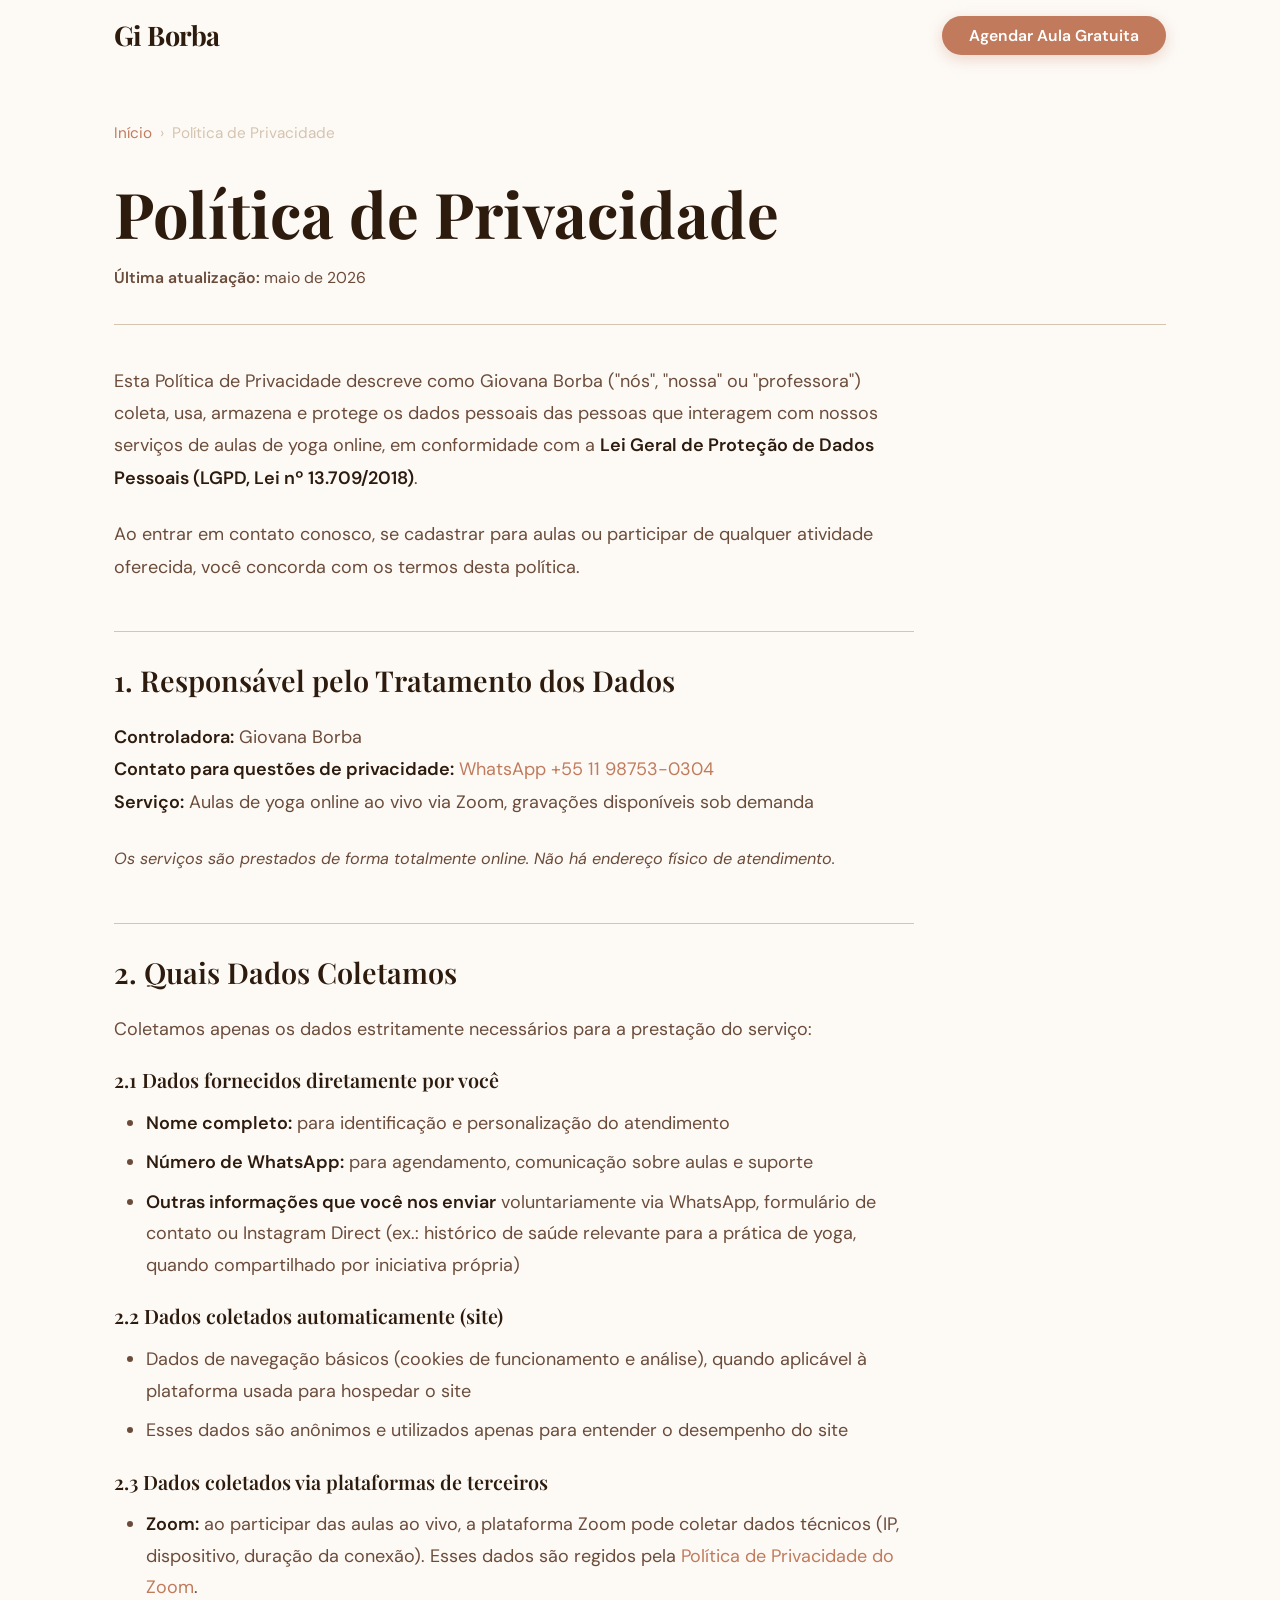
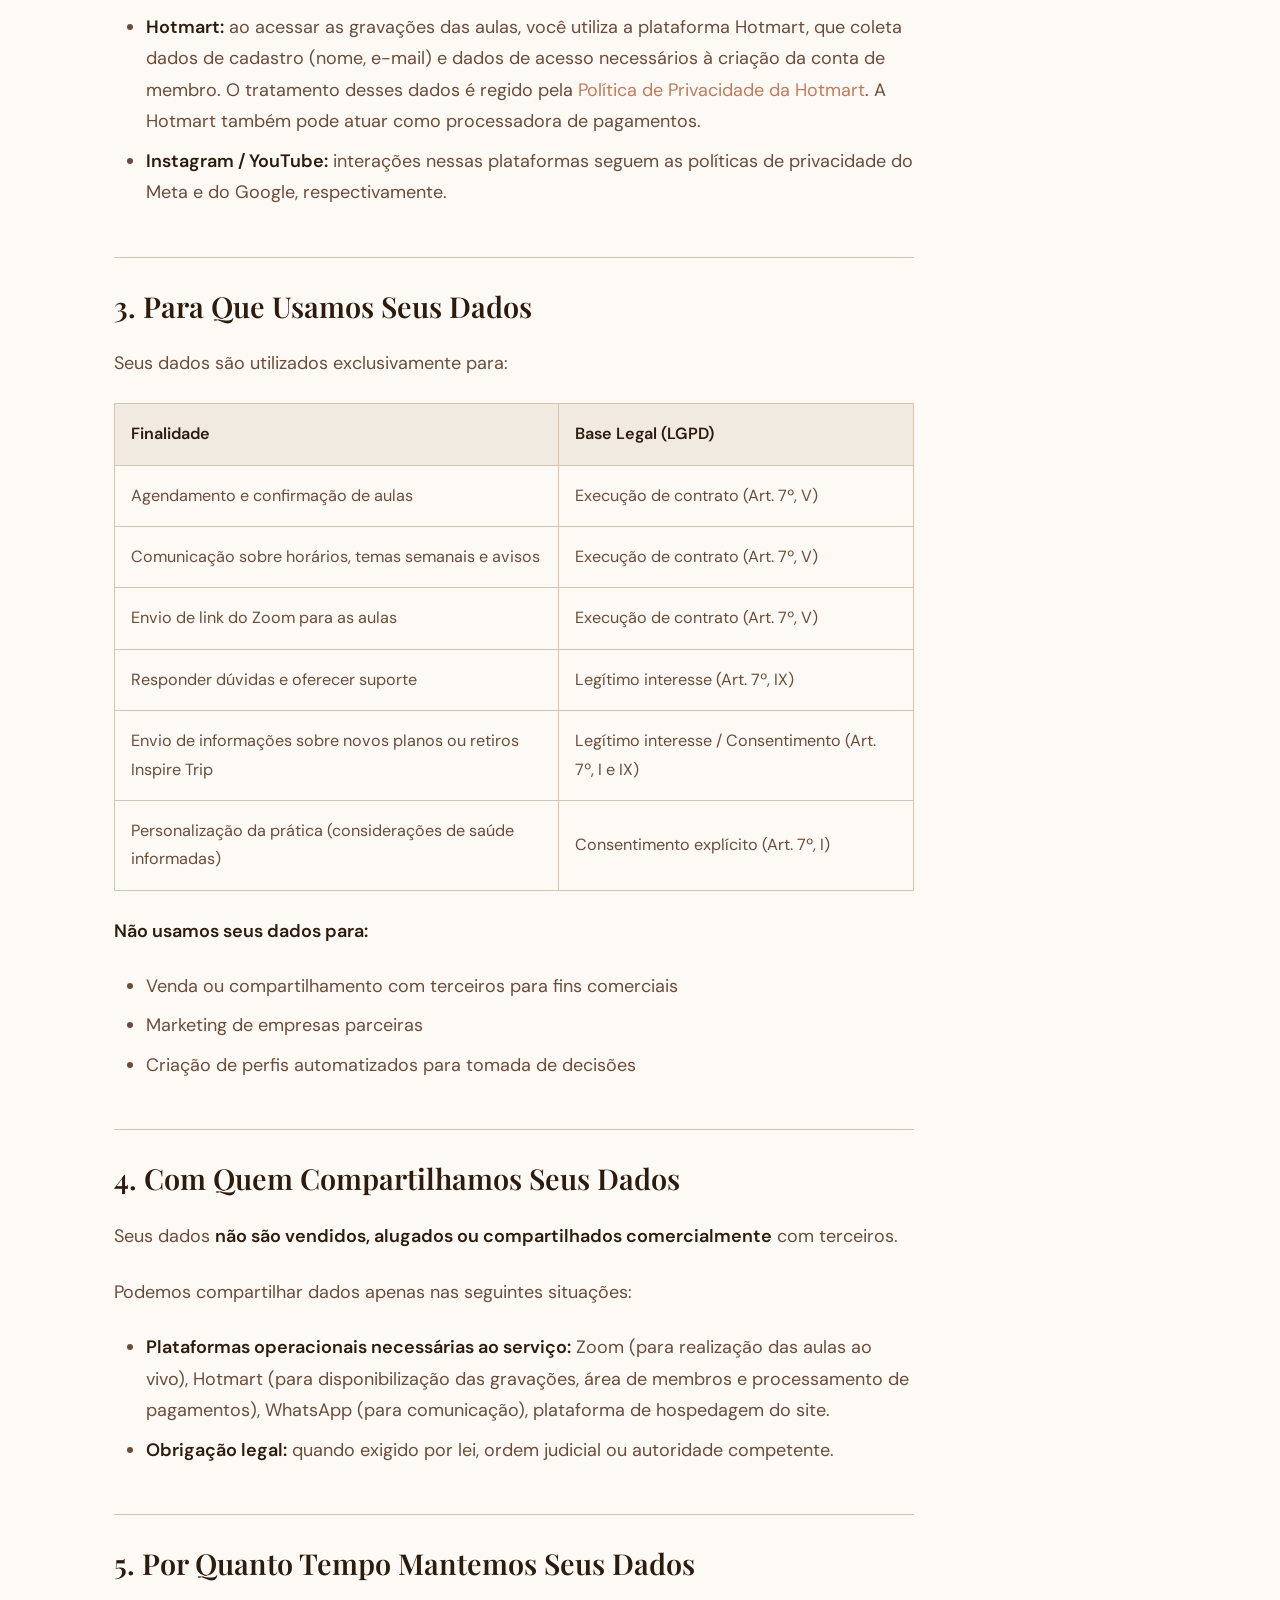
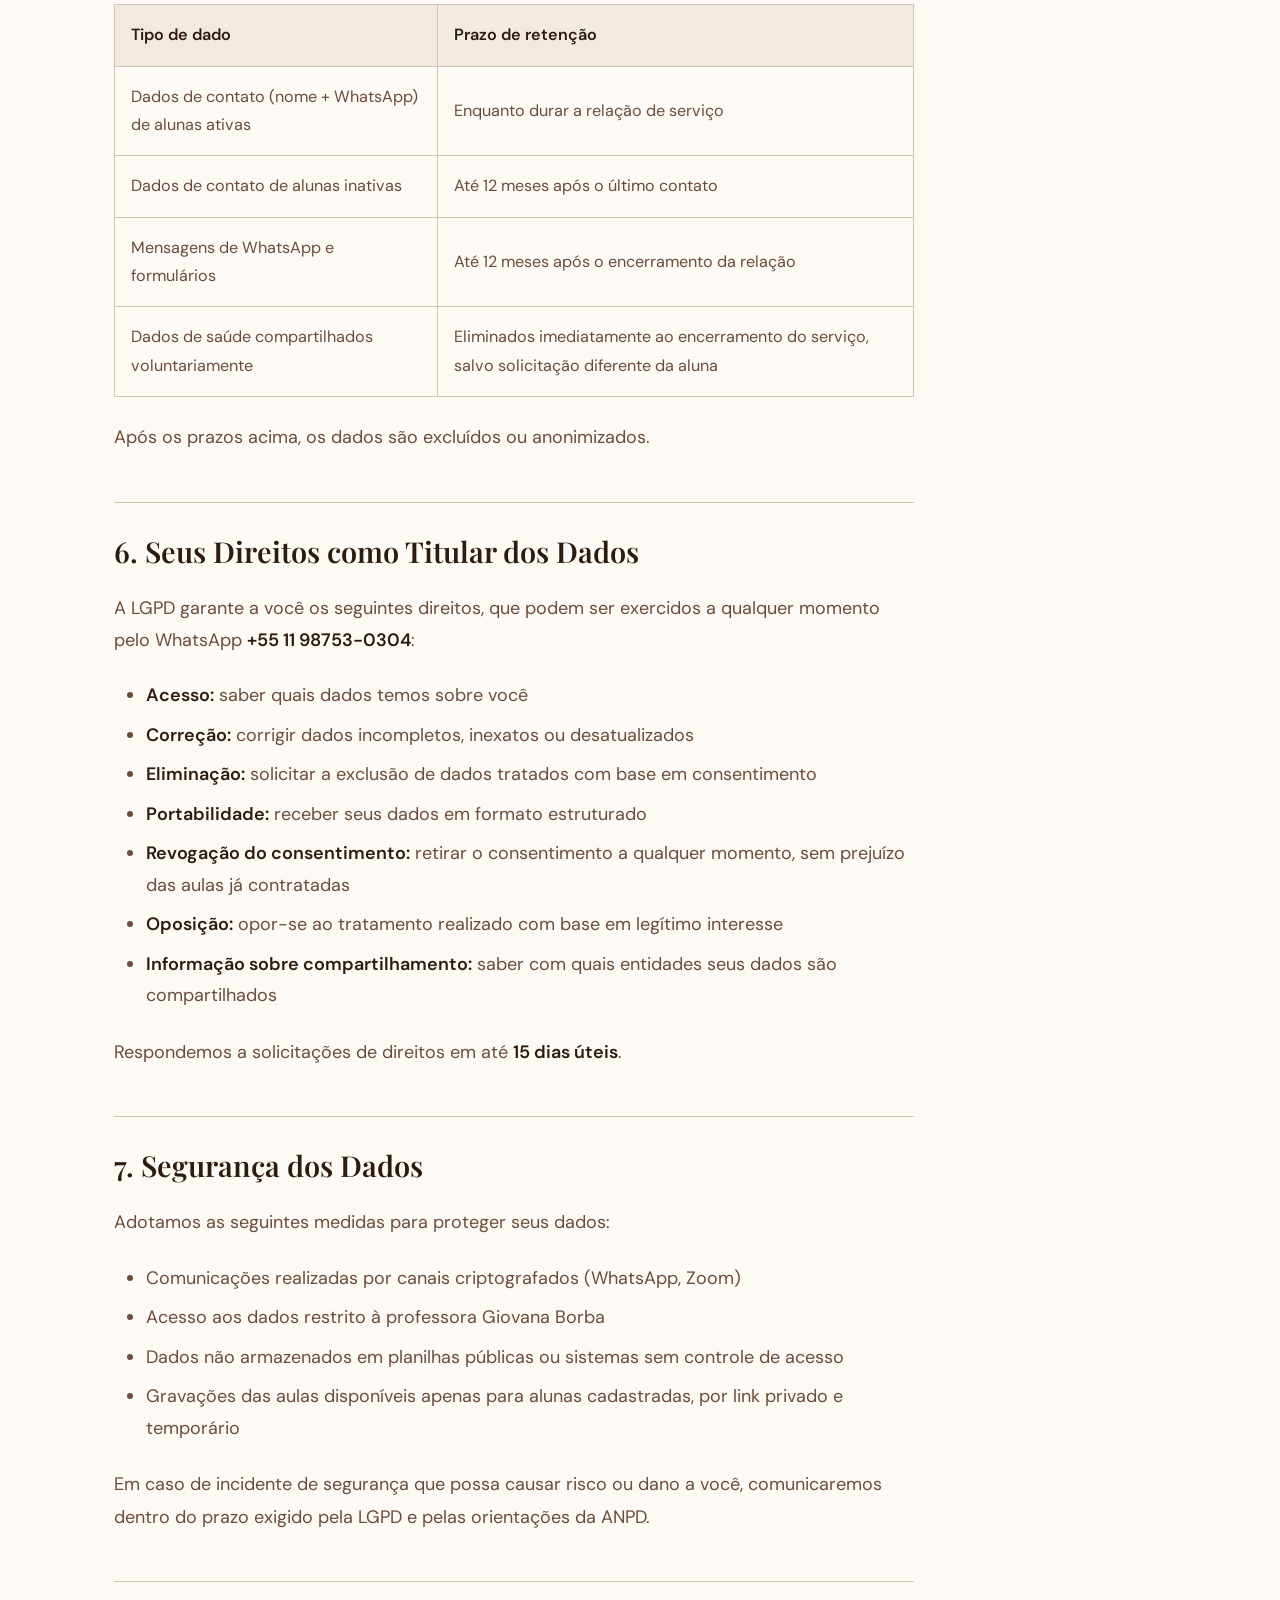
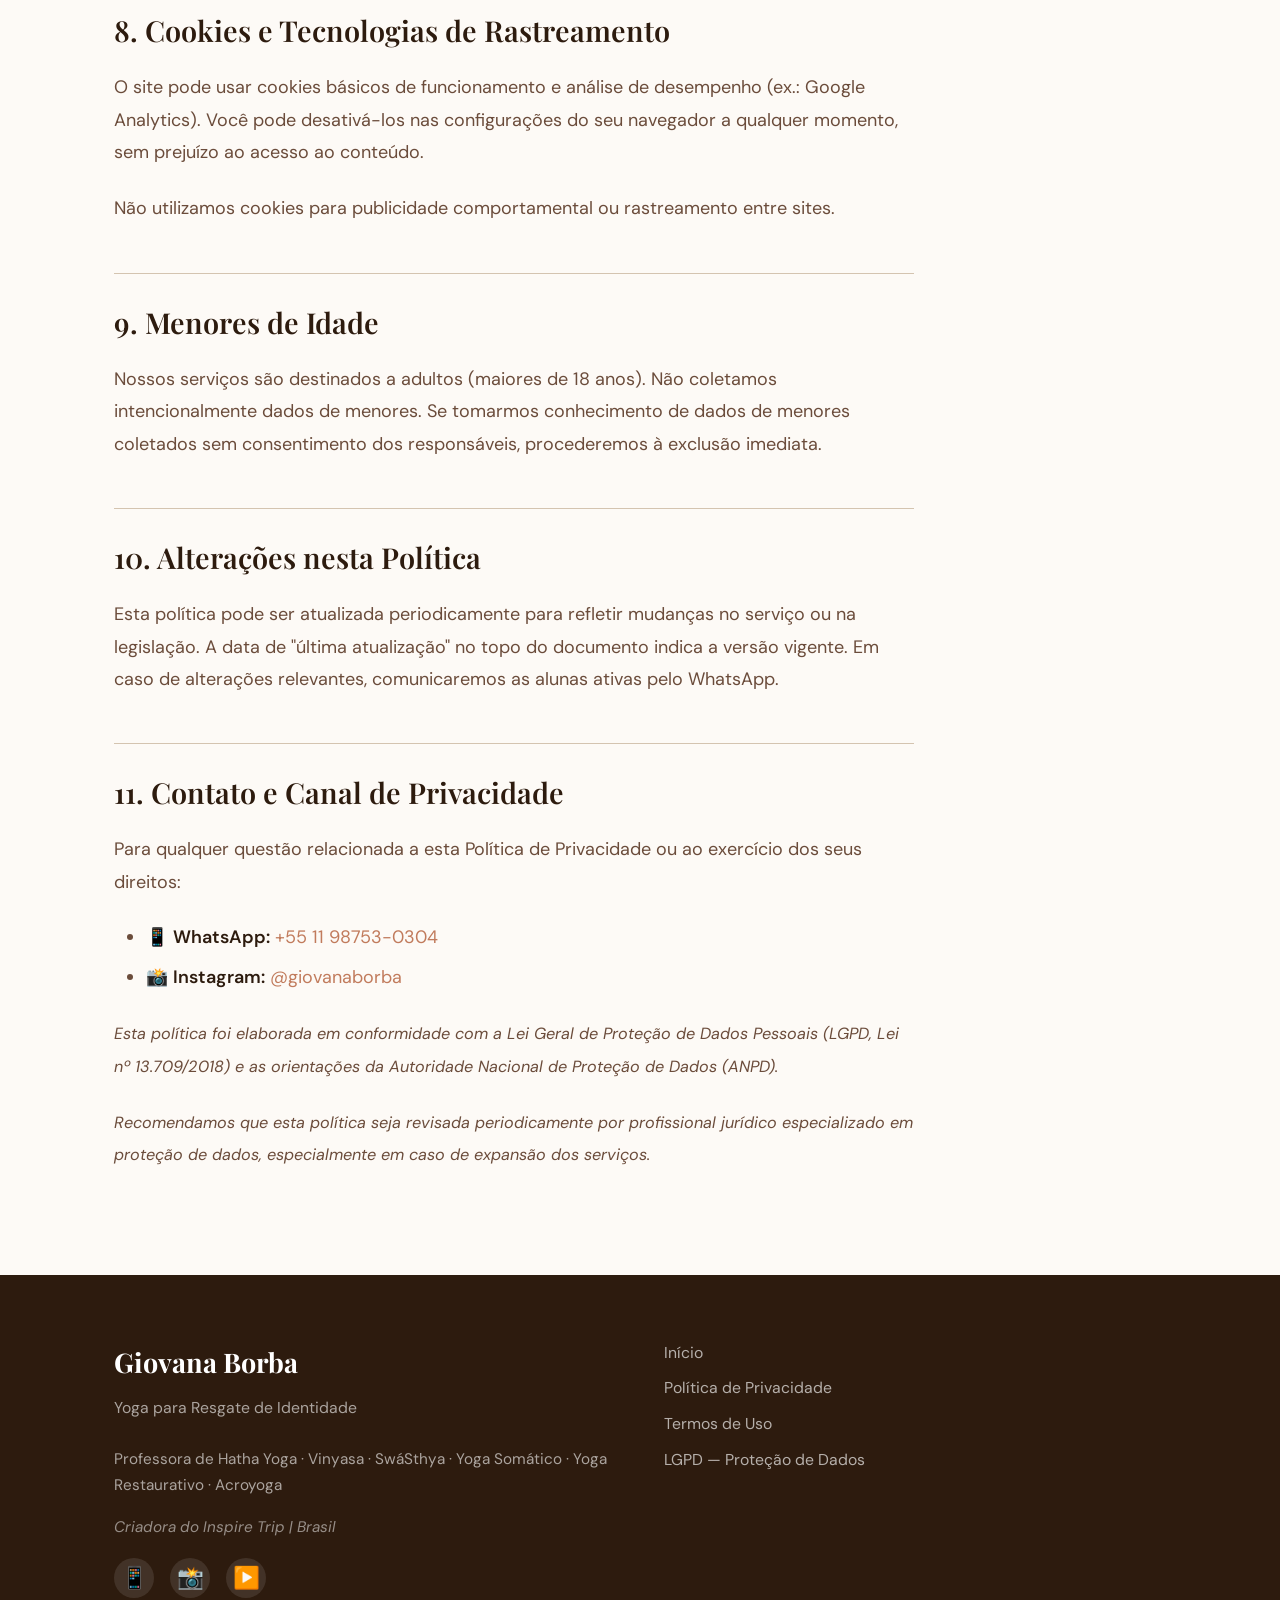
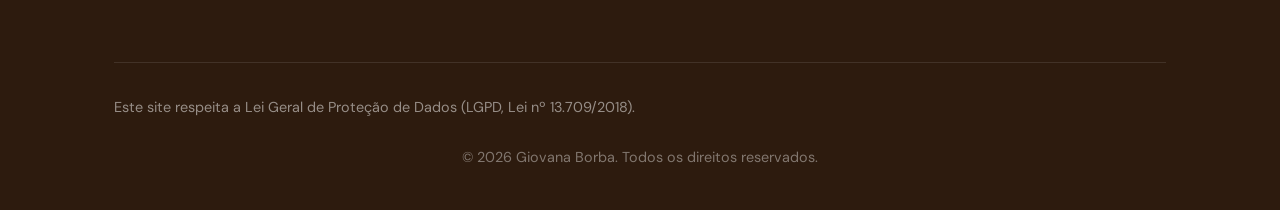
<file: politica-de-privacidade/index.html>
<!DOCTYPE html>
<html lang="pt-BR">
<head>
  <meta charset="UTF-8">
  <meta name="viewport" content="width=device-width, initial-scale=1.0">
  <title>Política de Privacidade · Gi Borba Yoga</title>
  <meta name="description" content="Política de Privacidade de Giovana Borba Yoga. Como coletamos, usamos e protegemos seus dados pessoais em conformidade com a LGPD.">
  <link rel="canonical" href="https://giborba.com.br/politica-de-privacidade">
  <link rel="alternate" hreflang="pt-BR" href="https://giborba.com.br/politica-de-privacidade">
  <meta property="og:type" content="website">
  <meta property="og:url" content="https://giborba.com.br/politica-de-privacidade">
  <meta property="og:title" content="Política de Privacidade · Gi Borba Yoga">
  <meta property="og:description" content="Como coletamos, usamos e protegemos seus dados pessoais em conformidade com a LGPD.">
  <meta property="og:locale" content="pt_BR">
  <link rel="preconnect" href="https://fonts.googleapis.com">
  <link rel="preconnect" href="https://fonts.gstatic.com" crossorigin>
  <link href="https://fonts.googleapis.com/css2?family=Playfair+Display:wght@400;600;700&family=DM+Sans:wght@400;500;600&display=swap" rel="stylesheet">
  <link rel="stylesheet" href="../styles.css">
  <link rel="icon" href="data:image/svg+xml,<svg xmlns='http://www.w3.org/2000/svg' viewBox='0 0 100 100'><text y='.9em' font-size='90'>🧘</text></svg>">
  <script type="application/ld+json">
  {
    "@context": "https://schema.org",
    "@type": "WebPage",
    "name": "Política de Privacidade · Gi Borba Yoga",
    "description": "Política de privacidade e proteção de dados pessoais de Giovana Borba Yoga, em conformidade com a LGPD.",
    "url": "https://giborba.com.br/politica-de-privacidade",
    "breadcrumb": {
      "@type": "BreadcrumbList",
      "itemListElement": [
        {"@type":"ListItem","position":1,"name":"Início","item":"https://giborba.com.br"},
        {"@type":"ListItem","position":2,"name":"Política de Privacidade","item":"https://giborba.com.br/politica-de-privacidade"}
      ]
    }
  }
  </script>
</head>
<body>

<a class="skip-link" href="#main-content">Pular para o conteúdo principal</a>

<!-- NAV -->
<nav class="nav" id="nav" role="navigation" aria-label="Navegação principal">
  <div class="nav__inner">
    <a href="/" class="nav__logo" aria-label="Gi Borba - página inicial">Gi Borba</a>
    <a href="https://wa.me/5511987530304?text=Quero%20agendar%20minha%20aula%20experimental%20gratuita" class="btn btn--primary nav__cta" target="_blank" rel="noopener noreferrer" aria-label="Agendar aula gratuita">Agendar Aula Gratuita</a>
    <button class="nav__hamburger" aria-label="Abrir menu" aria-expanded="false" aria-controls="nav-mobile">
      <span aria-hidden="true"></span><span aria-hidden="true"></span><span aria-hidden="true"></span>
    </button>
  </div>
  <div class="nav__mobile" id="nav-mobile" role="dialog" aria-label="Menu de navegação">
    <nav aria-label="Links mobile">
      <ul style="display:flex;flex-direction:column;gap:8px;list-style:none;">
        <li><a href="/" style="color:var(--color-text);text-decoration:none;font-weight:500;font-size:1.1rem;">Início</a></li>
        <li><a href="/#sobre" style="color:var(--color-text);text-decoration:none;font-weight:500;font-size:1.1rem;">Sobre a Gi</a></li>
        <li><a href="/#modalidades" style="color:var(--color-text);text-decoration:none;font-weight:500;font-size:1.1rem;">Modalidades</a></li>
        <li><a href="/#horarios" style="color:var(--color-text);text-decoration:none;font-weight:500;font-size:1.1rem;">Horários e Valores</a></li>
        <li><a href="/#faq" style="color:var(--color-text);text-decoration:none;font-weight:500;font-size:1.1rem;">Perguntas Frequentes</a></li>
      </ul>
    </nav>
    <a href="https://wa.me/5511987530304?text=Quero%20agendar%20minha%20aula%20experimental%20gratuita" class="btn btn--primary nav__mobile-cta" target="_blank" rel="noopener noreferrer">Agendar Aula Gratuita</a>
  </div>
</nav>

<!-- MAIN CONTENT -->
<main id="main-content" class="internal-page">
  <div class="container">
    <nav aria-label="Breadcrumb" class="internal-page__breadcrumb">
      <a href="/">Início</a>
      <span aria-hidden="true">›</span>
      <span aria-current="page">Política de Privacidade</span>
    </nav>

    <h1 class="internal-page__title">Política de Privacidade</h1>
    <p class="internal-page__update"><strong>Última atualização:</strong> maio de 2026</p>

    <div class="internal-content">
      <p>Esta Política de Privacidade descreve como Giovana Borba ("nós", "nossa" ou "professora") coleta, usa, armazena e protege os dados pessoais das pessoas que interagem com nossos serviços de aulas de yoga online, em conformidade com a <strong>Lei Geral de Proteção de Dados Pessoais (LGPD, Lei nº 13.709/2018)</strong>.</p>
      <p>Ao entrar em contato conosco, se cadastrar para aulas ou participar de qualquer atividade oferecida, você concorda com os termos desta política.</p>

      <h2>1. Responsável pelo Tratamento dos Dados</h2>
      <p><strong>Controladora:</strong> Giovana Borba<br>
      <strong>Contato para questões de privacidade:</strong> <a href="https://wa.me/5511987530304" target="_blank" rel="noopener noreferrer">WhatsApp +55 11 98753-0304</a><br>
      <strong>Serviço:</strong> Aulas de yoga online ao vivo via Zoom, gravações disponíveis sob demanda</p>
      <p><em>Os serviços são prestados de forma totalmente online. Não há endereço físico de atendimento.</em></p>

      <h2>2. Quais Dados Coletamos</h2>
      <p>Coletamos apenas os dados estritamente necessários para a prestação do serviço:</p>

      <h3>2.1 Dados fornecidos diretamente por você</h3>
      <ul>
        <li><strong>Nome completo:</strong> para identificação e personalização do atendimento</li>
        <li><strong>Número de WhatsApp:</strong> para agendamento, comunicação sobre aulas e suporte</li>
        <li><strong>Outras informações que você nos enviar</strong> voluntariamente via WhatsApp, formulário de contato ou Instagram Direct (ex.: histórico de saúde relevante para a prática de yoga, quando compartilhado por iniciativa própria)</li>
      </ul>

      <h3>2.2 Dados coletados automaticamente (site)</h3>
      <ul>
        <li>Dados de navegação básicos (cookies de funcionamento e análise), quando aplicável à plataforma usada para hospedar o site</li>
        <li>Esses dados são anônimos e utilizados apenas para entender o desempenho do site</li>
      </ul>

      <h3>2.3 Dados coletados via plataformas de terceiros</h3>
      <ul>
        <li><strong>Zoom:</strong> ao participar das aulas ao vivo, a plataforma Zoom pode coletar dados técnicos (IP, dispositivo, duração da conexão). Esses dados são regidos pela <a href="https://explore.zoom.us/pt/privacy/" target="_blank" rel="noopener noreferrer">Política de Privacidade do Zoom</a>.</li>
        <li><strong>Hotmart:</strong> ao acessar as gravações das aulas, você utiliza a plataforma Hotmart, que coleta dados de cadastro (nome, e-mail) e dados de acesso necessários à criação da conta de membro. O tratamento desses dados é regido pela <a href="https://hotmart.com/pt-BR/privacy-policy" target="_blank" rel="noopener noreferrer">Política de Privacidade da Hotmart</a>. A Hotmart também pode atuar como processadora de pagamentos.</li>
        <li><strong>Instagram / YouTube:</strong> interações nessas plataformas seguem as políticas de privacidade do Meta e do Google, respectivamente.</li>
      </ul>

      <h2>3. Para Que Usamos Seus Dados</h2>
      <p>Seus dados são utilizados exclusivamente para:</p>
      <table>
        <thead>
          <tr>
            <th>Finalidade</th>
            <th>Base Legal (LGPD)</th>
          </tr>
        </thead>
        <tbody>
          <tr><td>Agendamento e confirmação de aulas</td><td>Execução de contrato (Art. 7º, V)</td></tr>
          <tr><td>Comunicação sobre horários, temas semanais e avisos</td><td>Execução de contrato (Art. 7º, V)</td></tr>
          <tr><td>Envio de link do Zoom para as aulas</td><td>Execução de contrato (Art. 7º, V)</td></tr>
          <tr><td>Responder dúvidas e oferecer suporte</td><td>Legítimo interesse (Art. 7º, IX)</td></tr>
          <tr><td>Envio de informações sobre novos planos ou retiros Inspire Trip</td><td>Legítimo interesse / Consentimento (Art. 7º, I e IX)</td></tr>
          <tr><td>Personalização da prática (considerações de saúde informadas)</td><td>Consentimento explícito (Art. 7º, I)</td></tr>
        </tbody>
      </table>
      <p><strong>Não usamos seus dados para:</strong></p>
      <ul>
        <li>Venda ou compartilhamento com terceiros para fins comerciais</li>
        <li>Marketing de empresas parceiras</li>
        <li>Criação de perfis automatizados para tomada de decisões</li>
      </ul>

      <h2>4. Com Quem Compartilhamos Seus Dados</h2>
      <p>Seus dados <strong>não são vendidos, alugados ou compartilhados comercialmente</strong> com terceiros.</p>
      <p>Podemos compartilhar dados apenas nas seguintes situações:</p>
      <ul>
        <li><strong>Plataformas operacionais necessárias ao serviço:</strong> Zoom (para realização das aulas ao vivo), Hotmart (para disponibilização das gravações, área de membros e processamento de pagamentos), WhatsApp (para comunicação), plataforma de hospedagem do site.</li>
        <li><strong>Obrigação legal:</strong> quando exigido por lei, ordem judicial ou autoridade competente.</li>
      </ul>

      <h2>5. Por Quanto Tempo Mantemos Seus Dados</h2>
      <table>
        <thead>
          <tr>
            <th>Tipo de dado</th>
            <th>Prazo de retenção</th>
          </tr>
        </thead>
        <tbody>
          <tr><td>Dados de contato (nome + WhatsApp) de alunas ativas</td><td>Enquanto durar a relação de serviço</td></tr>
          <tr><td>Dados de contato de alunas inativas</td><td>Até 12 meses após o último contato</td></tr>
          <tr><td>Mensagens de WhatsApp e formulários</td><td>Até 12 meses após o encerramento da relação</td></tr>
          <tr><td>Dados de saúde compartilhados voluntariamente</td><td>Eliminados imediatamente ao encerramento do serviço, salvo solicitação diferente da aluna</td></tr>
        </tbody>
      </table>
      <p>Após os prazos acima, os dados são excluídos ou anonimizados.</p>

      <h2 id="lgpd">6. Seus Direitos como Titular dos Dados</h2>
      <p>A LGPD garante a você os seguintes direitos, que podem ser exercidos a qualquer momento pelo WhatsApp <strong>+55 11 98753-0304</strong>:</p>
      <ul>
        <li><strong>Acesso:</strong> saber quais dados temos sobre você</li>
        <li><strong>Correção:</strong> corrigir dados incompletos, inexatos ou desatualizados</li>
        <li><strong>Eliminação:</strong> solicitar a exclusão de dados tratados com base em consentimento</li>
        <li><strong>Portabilidade:</strong> receber seus dados em formato estruturado</li>
        <li><strong>Revogação do consentimento:</strong> retirar o consentimento a qualquer momento, sem prejuízo das aulas já contratadas</li>
        <li><strong>Oposição:</strong> opor-se ao tratamento realizado com base em legítimo interesse</li>
        <li><strong>Informação sobre compartilhamento:</strong> saber com quais entidades seus dados são compartilhados</li>
      </ul>
      <p>Respondemos a solicitações de direitos em até <strong>15 dias úteis</strong>.</p>

      <h2>7. Segurança dos Dados</h2>
      <p>Adotamos as seguintes medidas para proteger seus dados:</p>
      <ul>
        <li>Comunicações realizadas por canais criptografados (WhatsApp, Zoom)</li>
        <li>Acesso aos dados restrito à professora Giovana Borba</li>
        <li>Dados não armazenados em planilhas públicas ou sistemas sem controle de acesso</li>
        <li>Gravações das aulas disponíveis apenas para alunas cadastradas, por link privado e temporário</li>
      </ul>
      <p>Em caso de incidente de segurança que possa causar risco ou dano a você, comunicaremos dentro do prazo exigido pela LGPD e pelas orientações da ANPD.</p>

      <h2>8. Cookies e Tecnologias de Rastreamento</h2>
      <p>O site pode usar cookies básicos de funcionamento e análise de desempenho (ex.: Google Analytics). Você pode desativá-los nas configurações do seu navegador a qualquer momento, sem prejuízo ao acesso ao conteúdo.</p>
      <p>Não utilizamos cookies para publicidade comportamental ou rastreamento entre sites.</p>

      <h2>9. Menores de Idade</h2>
      <p>Nossos serviços são destinados a adultos (maiores de 18 anos). Não coletamos intencionalmente dados de menores. Se tomarmos conhecimento de dados de menores coletados sem consentimento dos responsáveis, procederemos à exclusão imediata.</p>

      <h2>10. Alterações nesta Política</h2>
      <p>Esta política pode ser atualizada periodicamente para refletir mudanças no serviço ou na legislação. A data de "última atualização" no topo do documento indica a versão vigente. Em caso de alterações relevantes, comunicaremos as alunas ativas pelo WhatsApp.</p>

      <h2>11. Contato e Canal de Privacidade</h2>
      <p>Para qualquer questão relacionada a esta Política de Privacidade ou ao exercício dos seus direitos:</p>
      <ul>
        <li>📱 <strong>WhatsApp:</strong> <a href="https://wa.me/5511987530304" target="_blank" rel="noopener noreferrer">+55 11 98753-0304</a></li>
        <li>📸 <strong>Instagram:</strong> <a href="https://instagram.com/giovanaborba" target="_blank" rel="noopener noreferrer">@giovanaborba</a></li>
      </ul>
      <p><em>Esta política foi elaborada em conformidade com a Lei Geral de Proteção de Dados Pessoais (LGPD, Lei nº 13.709/2018) e as orientações da Autoridade Nacional de Proteção de Dados (ANPD).</em></p>
      <p><em>Recomendamos que esta política seja revisada periodicamente por profissional jurídico especializado em proteção de dados, especialmente em caso de expansão dos serviços.</em></p>
    </div>
  </div>
</main>

<!-- FOOTER -->
<footer class="footer" role="contentinfo">
  <div class="container">
    <div class="footer__inner">
      <div>
        <p class="footer__brand-name">Giovana Borba</p>
        <p class="footer__brand-tagline">Yoga para Resgate de Identidade</p>
        <p class="footer__credentials">Professora de Hatha Yoga · Vinyasa · SwáSthya · Yoga Somático · Yoga Restaurativo · Acroyoga</p>
        <p class="footer__creator">Criadora do Inspire Trip | Brasil</p>
        <div class="footer__social" aria-label="Redes sociais">
          <a href="https://wa.me/5511987530304" class="footer__social-link" target="_blank" rel="noopener noreferrer" aria-label="WhatsApp">📱</a>
          <a href="https://instagram.com/giovanaborba" class="footer__social-link" target="_blank" rel="noopener noreferrer" aria-label="Instagram">📸</a>
          <a href="https://www.youtube.com/user/giovanaborba1/" class="footer__social-link" target="_blank" rel="noopener noreferrer" aria-label="YouTube">▶️</a>
        </div>
      </div>
      <div>
        <nav class="footer__nav" aria-label="Links legais">
          <a href="/">Início</a>
          <a href="/politica-de-privacidade">Política de Privacidade</a>
          <a href="/termos-de-uso">Termos de Uso</a>
          <a href="/politica-de-privacidade#lgpd">LGPD — Proteção de Dados</a>
        </nav>
      </div>
    </div>
    <p class="footer__legal">Este site respeita a Lei Geral de Proteção de Dados (LGPD, Lei nº 13.709/2018).</p>
    <p class="footer__copyright">© 2026 Giovana Borba. Todos os direitos reservados.</p>
  </div>
</footer>

<script src="../main.js"></script>
</body>
</html>
</file>
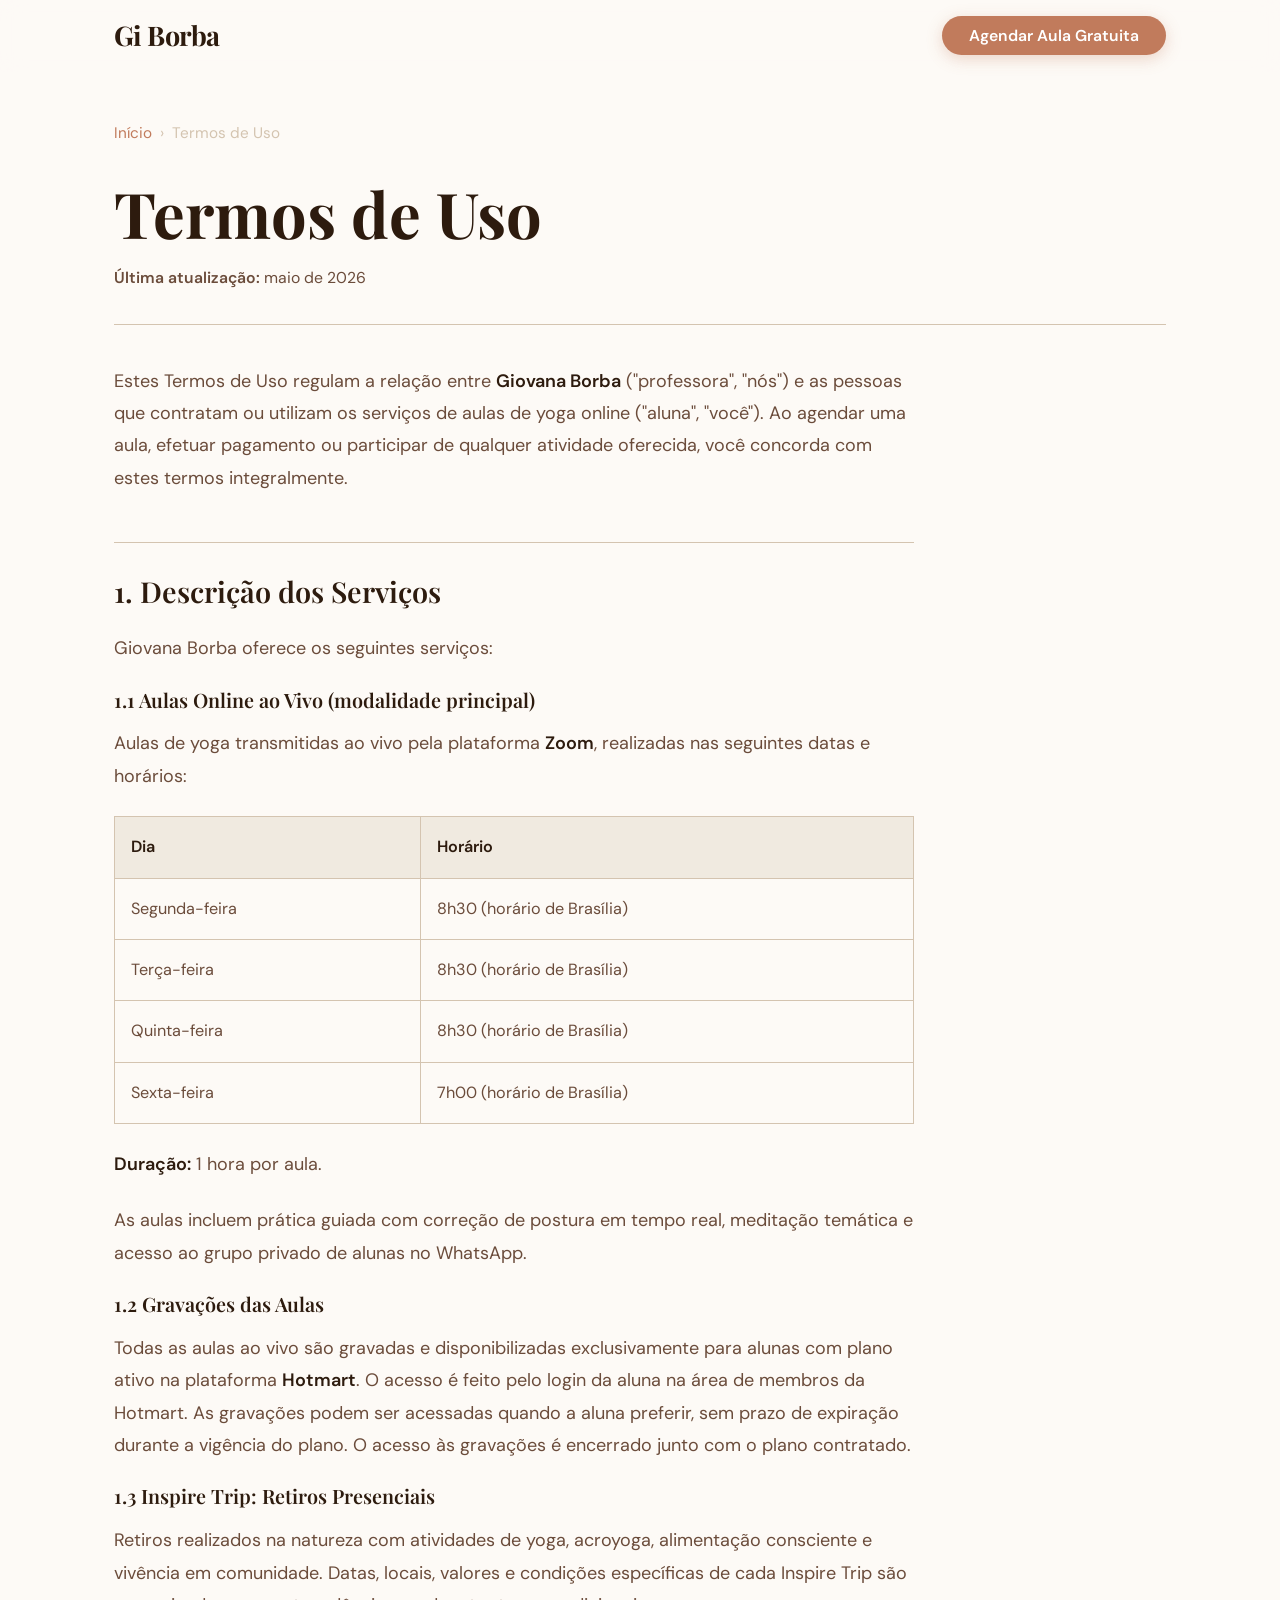
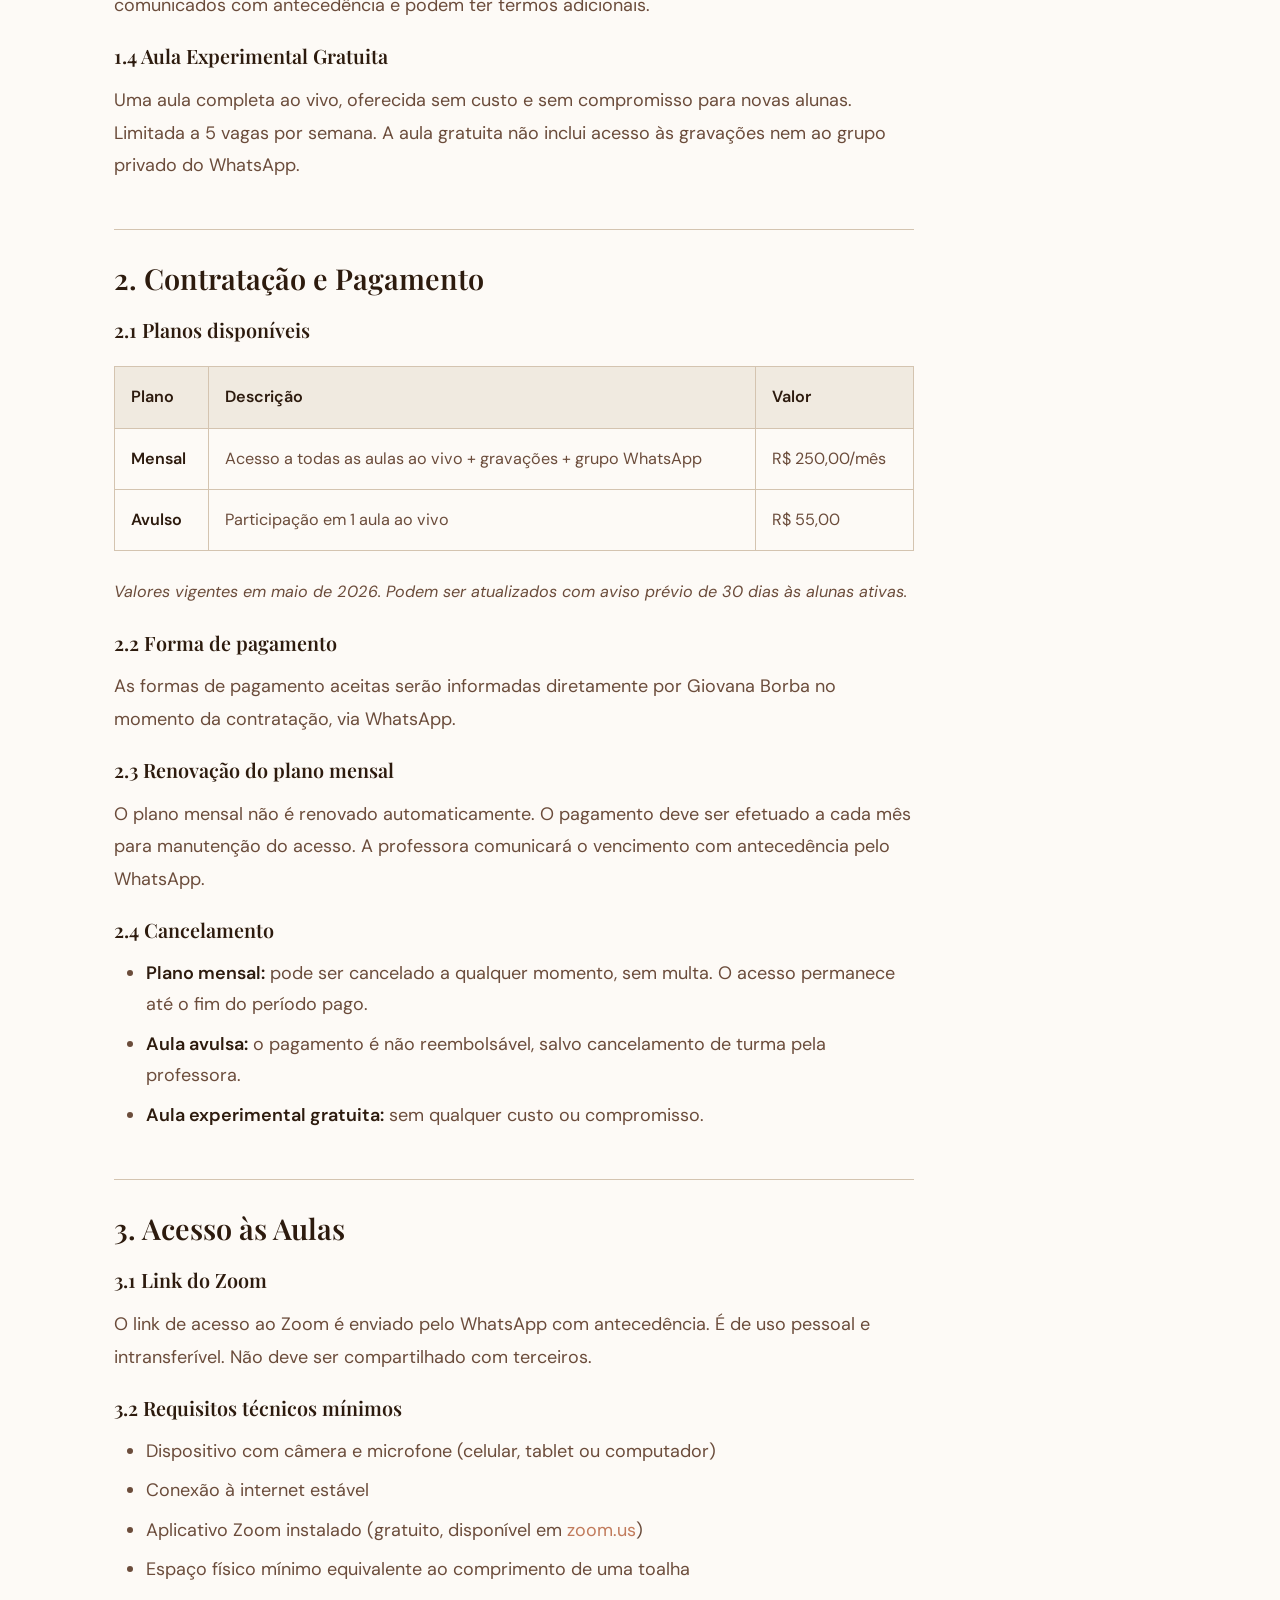
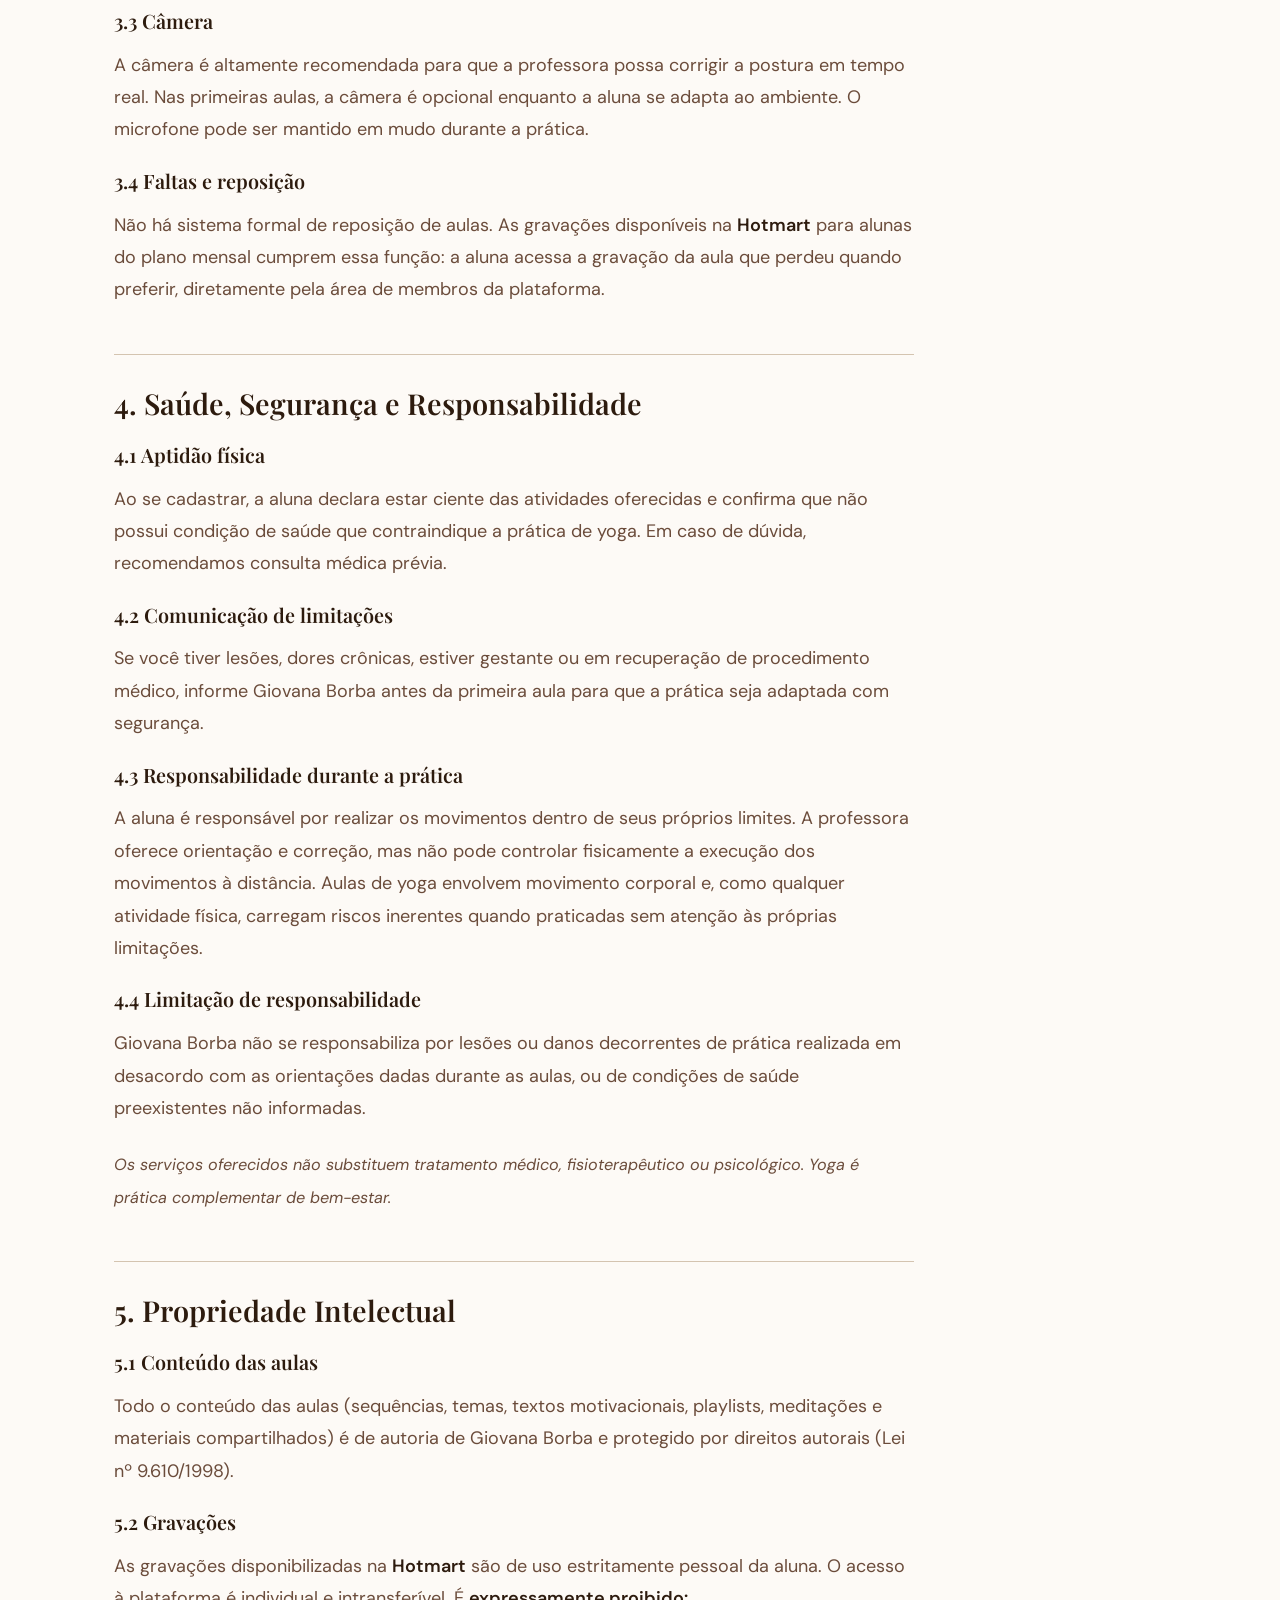
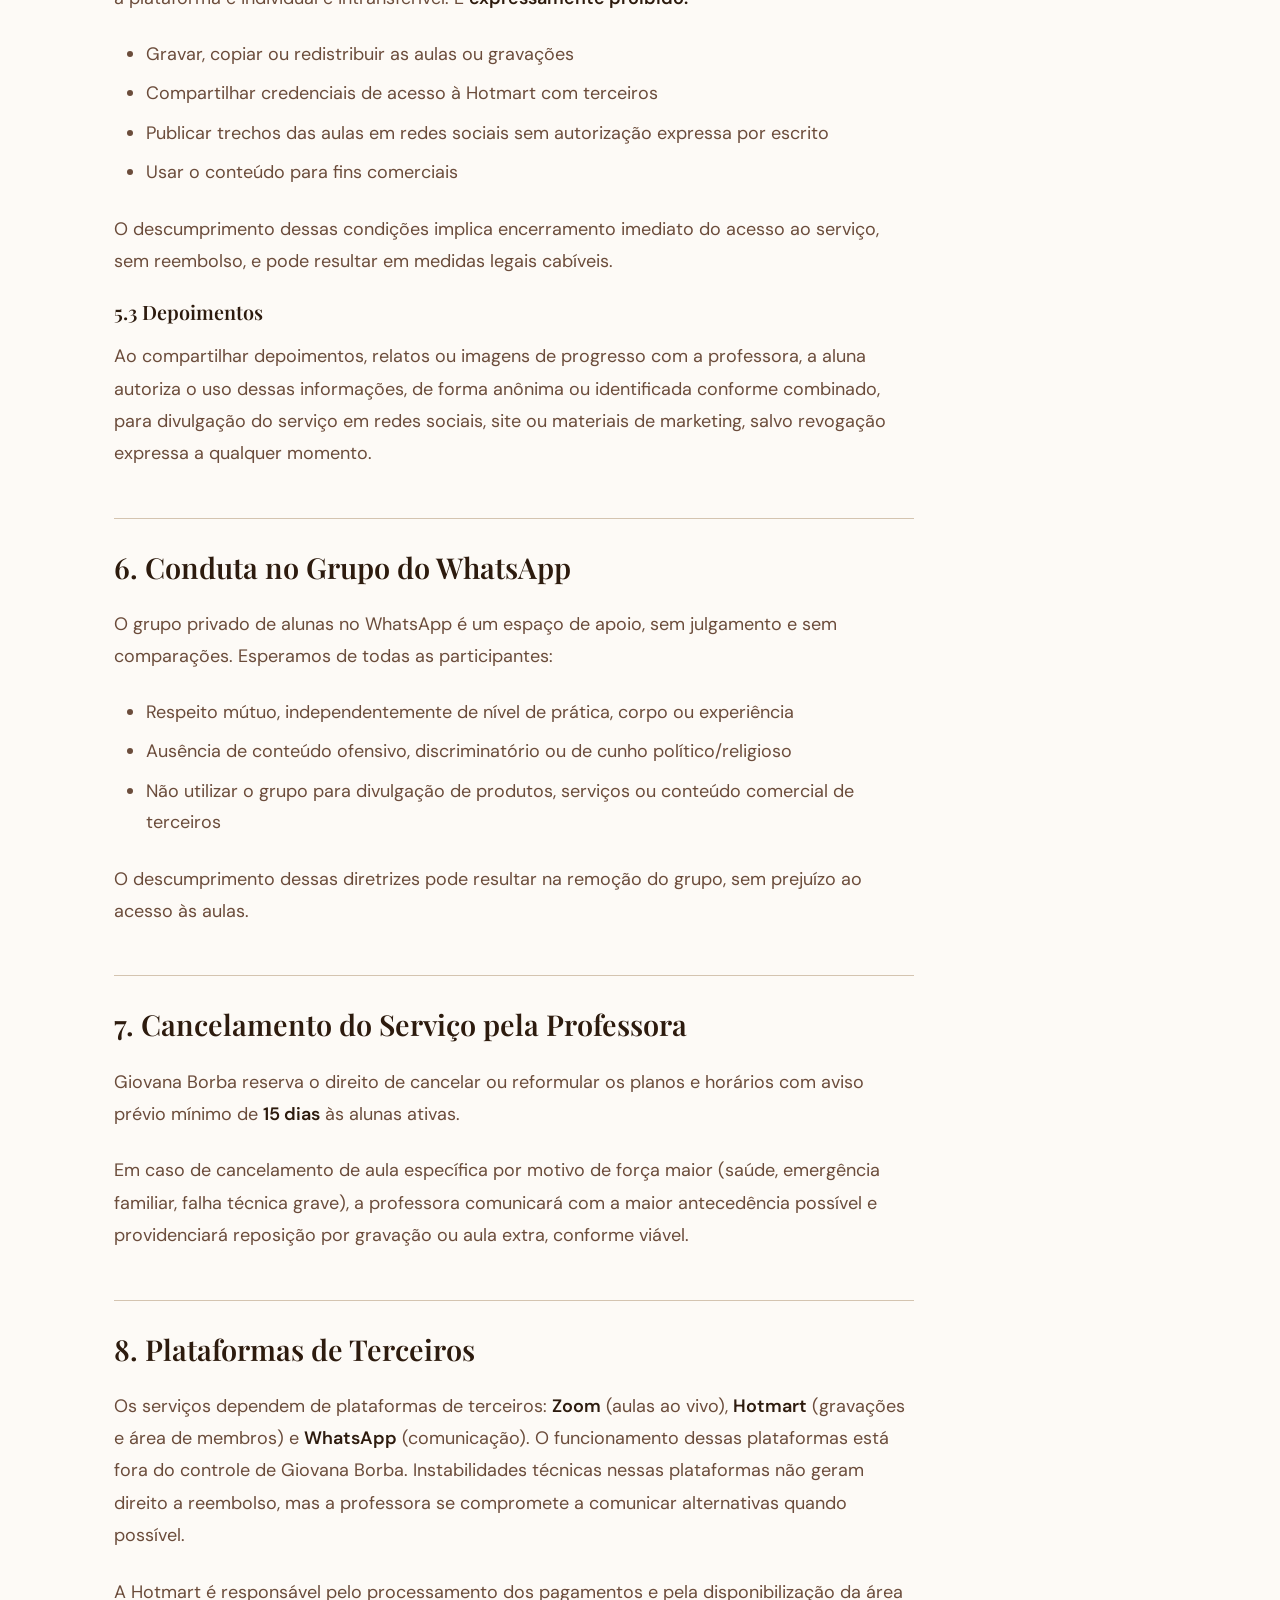
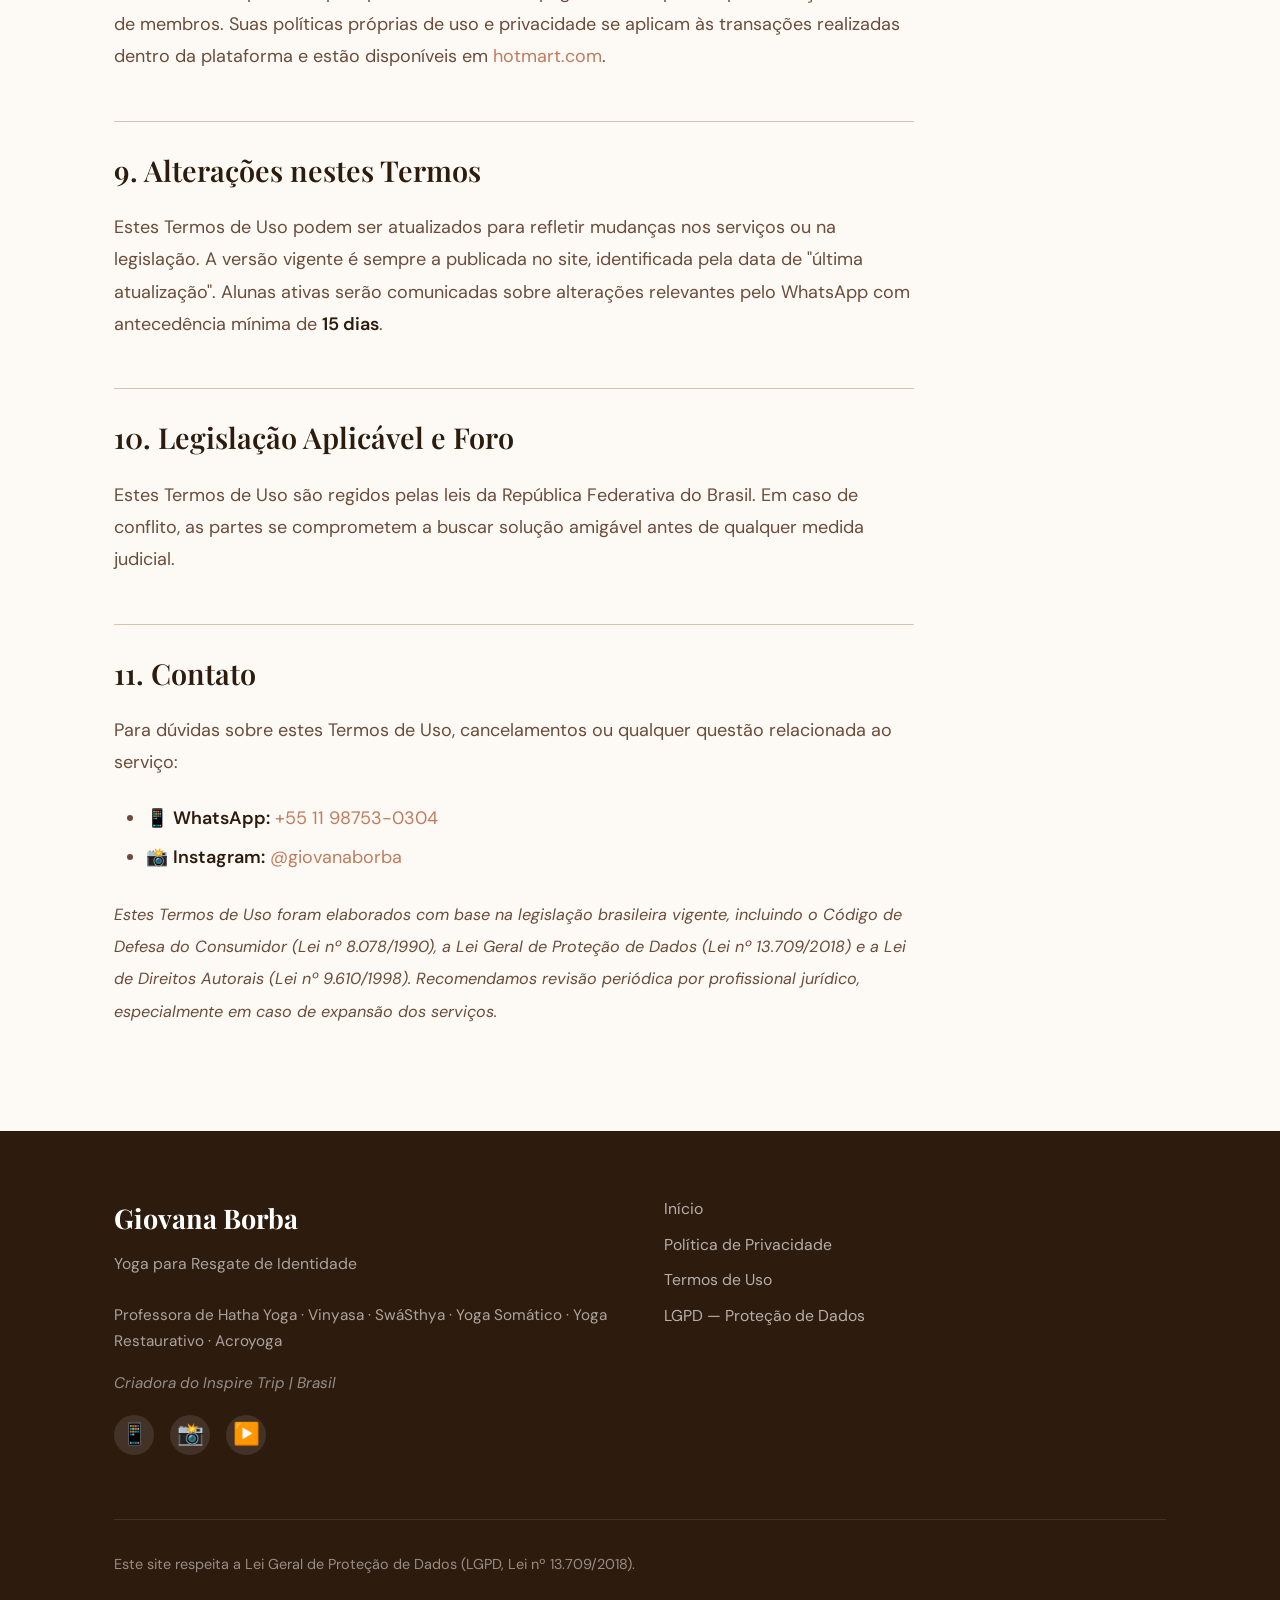
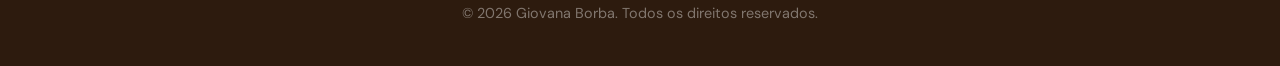
<file: termos-de-uso/index.html>
<!DOCTYPE html>
<html lang="pt-BR">
<head>
  <meta charset="UTF-8">
  <meta name="viewport" content="width=device-width, initial-scale=1.0">
  <title>Termos de Uso · Gi Borba Yoga</title>
  <meta name="description" content="Termos de Uso dos serviços de aulas de yoga online ao vivo de Giovana Borba. Saiba seus direitos e obrigações.">
  <link rel="canonical" href="https://giborba.com.br/termos-de-uso">
  <link rel="alternate" hreflang="pt-BR" href="https://giborba.com.br/termos-de-uso">
  <meta property="og:type" content="website">
  <meta property="og:url" content="https://giborba.com.br/termos-de-uso">
  <meta property="og:title" content="Termos de Uso · Gi Borba Yoga">
  <meta property="og:description" content="Termos de Uso dos serviços de aulas de yoga online ao vivo de Giovana Borba.">
  <meta property="og:locale" content="pt_BR">
  <link rel="preconnect" href="https://fonts.googleapis.com">
  <link rel="preconnect" href="https://fonts.gstatic.com" crossorigin>
  <link href="https://fonts.googleapis.com/css2?family=Playfair+Display:wght@400;600;700&family=DM+Sans:wght@400;500;600&display=swap" rel="stylesheet">
  <link rel="stylesheet" href="../styles.css">
  <link rel="icon" href="data:image/svg+xml,<svg xmlns='http://www.w3.org/2000/svg' viewBox='0 0 100 100'><text y='.9em' font-size='90'>🧘</text></svg>">
  <script type="application/ld+json">
  {
    "@context": "https://schema.org",
    "@type": "WebPage",
    "name": "Termos de Uso · Gi Borba Yoga",
    "description": "Termos e condições de uso dos serviços de aulas de yoga online de Giovana Borba.",
    "url": "https://giborba.com.br/termos-de-uso",
    "breadcrumb": {
      "@type": "BreadcrumbList",
      "itemListElement": [
        {"@type":"ListItem","position":1,"name":"Início","item":"https://giborba.com.br"},
        {"@type":"ListItem","position":2,"name":"Termos de Uso","item":"https://giborba.com.br/termos-de-uso"}
      ]
    }
  }
  </script>
</head>
<body>

<a class="skip-link" href="#main-content">Pular para o conteúdo principal</a>

<!-- NAV -->
<nav class="nav" id="nav" role="navigation" aria-label="Navegação principal">
  <div class="nav__inner">
    <a href="/" class="nav__logo" aria-label="Gi Borba - página inicial">Gi Borba</a>
    <a href="https://wa.me/5511987530304?text=Quero%20agendar%20minha%20aula%20experimental%20gratuita" class="btn btn--primary nav__cta" target="_blank" rel="noopener noreferrer" aria-label="Agendar aula gratuita">Agendar Aula Gratuita</a>
    <button class="nav__hamburger" aria-label="Abrir menu" aria-expanded="false" aria-controls="nav-mobile">
      <span aria-hidden="true"></span><span aria-hidden="true"></span><span aria-hidden="true"></span>
    </button>
  </div>
  <div class="nav__mobile" id="nav-mobile" role="dialog" aria-label="Menu de navegação">
    <nav aria-label="Links mobile">
      <ul style="display:flex;flex-direction:column;gap:8px;list-style:none;">
        <li><a href="/" style="color:var(--color-text);text-decoration:none;font-weight:500;font-size:1.1rem;">Início</a></li>
        <li><a href="/#sobre" style="color:var(--color-text);text-decoration:none;font-weight:500;font-size:1.1rem;">Sobre a Gi</a></li>
        <li><a href="/#modalidades" style="color:var(--color-text);text-decoration:none;font-weight:500;font-size:1.1rem;">Modalidades</a></li>
        <li><a href="/#horarios" style="color:var(--color-text);text-decoration:none;font-weight:500;font-size:1.1rem;">Horários e Valores</a></li>
        <li><a href="/#faq" style="color:var(--color-text);text-decoration:none;font-weight:500;font-size:1.1rem;">Perguntas Frequentes</a></li>
      </ul>
    </nav>
    <a href="https://wa.me/5511987530304?text=Quero%20agendar%20minha%20aula%20experimental%20gratuita" class="btn btn--primary nav__mobile-cta" target="_blank" rel="noopener noreferrer">Agendar Aula Gratuita</a>
  </div>
</nav>

<!-- MAIN CONTENT -->
<main id="main-content" class="internal-page">
  <div class="container">
    <nav aria-label="Breadcrumb" class="internal-page__breadcrumb">
      <a href="/">Início</a>
      <span aria-hidden="true">›</span>
      <span aria-current="page">Termos de Uso</span>
    </nav>

    <h1 class="internal-page__title">Termos de Uso</h1>
    <p class="internal-page__update"><strong>Última atualização:</strong> maio de 2026</p>

    <div class="internal-content">
      <p>Estes Termos de Uso regulam a relação entre <strong>Giovana Borba</strong> ("professora", "nós") e as pessoas que contratam ou utilizam os serviços de aulas de yoga online ("aluna", "você"). Ao agendar uma aula, efetuar pagamento ou participar de qualquer atividade oferecida, você concorda com estes termos integralmente.</p>

      <h2>1. Descrição dos Serviços</h2>
      <p>Giovana Borba oferece os seguintes serviços:</p>

      <h3>1.1 Aulas Online ao Vivo (modalidade principal)</h3>
      <p>Aulas de yoga transmitidas ao vivo pela plataforma <strong>Zoom</strong>, realizadas nas seguintes datas e horários:</p>
      <table>
        <thead>
          <tr><th>Dia</th><th>Horário</th></tr>
        </thead>
        <tbody>
          <tr><td>Segunda-feira</td><td>8h30 (horário de Brasília)</td></tr>
          <tr><td>Terça-feira</td><td>8h30 (horário de Brasília)</td></tr>
          <tr><td>Quinta-feira</td><td>8h30 (horário de Brasília)</td></tr>
          <tr><td>Sexta-feira</td><td>7h00 (horário de Brasília)</td></tr>
        </tbody>
      </table>
      <p><strong>Duração:</strong> 1 hora por aula.</p>
      <p>As aulas incluem prática guiada com correção de postura em tempo real, meditação temática e acesso ao grupo privado de alunas no WhatsApp.</p>

      <h3>1.2 Gravações das Aulas</h3>
      <p>Todas as aulas ao vivo são gravadas e disponibilizadas exclusivamente para alunas com plano ativo na plataforma <strong>Hotmart</strong>. O acesso é feito pelo login da aluna na área de membros da Hotmart. As gravações podem ser acessadas quando a aluna preferir, sem prazo de expiração durante a vigência do plano. O acesso às gravações é encerrado junto com o plano contratado.</p>

      <h3>1.3 Inspire Trip: Retiros Presenciais</h3>
      <p>Retiros realizados na natureza com atividades de yoga, acroyoga, alimentação consciente e vivência em comunidade. Datas, locais, valores e condições específicas de cada Inspire Trip são comunicados com antecedência e podem ter termos adicionais.</p>

      <h3>1.4 Aula Experimental Gratuita</h3>
      <p>Uma aula completa ao vivo, oferecida sem custo e sem compromisso para novas alunas. Limitada a 5 vagas por semana. A aula gratuita não inclui acesso às gravações nem ao grupo privado do WhatsApp.</p>

      <h2>2. Contratação e Pagamento</h2>

      <h3>2.1 Planos disponíveis</h3>
      <table>
        <thead>
          <tr><th>Plano</th><th>Descrição</th><th>Valor</th></tr>
        </thead>
        <tbody>
          <tr><td><strong>Mensal</strong></td><td>Acesso a todas as aulas ao vivo + gravações + grupo WhatsApp</td><td>R$ 250,00/mês</td></tr>
          <tr><td><strong>Avulso</strong></td><td>Participação em 1 aula ao vivo</td><td>R$ 55,00</td></tr>
        </tbody>
      </table>
      <p><em>Valores vigentes em maio de 2026. Podem ser atualizados com aviso prévio de 30 dias às alunas ativas.</em></p>

      <h3>2.2 Forma de pagamento</h3>
      <p>As formas de pagamento aceitas serão informadas diretamente por Giovana Borba no momento da contratação, via WhatsApp.</p>

      <h3>2.3 Renovação do plano mensal</h3>
      <p>O plano mensal não é renovado automaticamente. O pagamento deve ser efetuado a cada mês para manutenção do acesso. A professora comunicará o vencimento com antecedência pelo WhatsApp.</p>

      <h3>2.4 Cancelamento</h3>
      <ul>
        <li><strong>Plano mensal:</strong> pode ser cancelado a qualquer momento, sem multa. O acesso permanece até o fim do período pago.</li>
        <li><strong>Aula avulsa:</strong> o pagamento é não reembolsável, salvo cancelamento de turma pela professora.</li>
        <li><strong>Aula experimental gratuita:</strong> sem qualquer custo ou compromisso.</li>
      </ul>

      <h2>3. Acesso às Aulas</h2>

      <h3>3.1 Link do Zoom</h3>
      <p>O link de acesso ao Zoom é enviado pelo WhatsApp com antecedência. É de uso pessoal e intransferível. Não deve ser compartilhado com terceiros.</p>

      <h3>3.2 Requisitos técnicos mínimos</h3>
      <ul>
        <li>Dispositivo com câmera e microfone (celular, tablet ou computador)</li>
        <li>Conexão à internet estável</li>
        <li>Aplicativo Zoom instalado (gratuito, disponível em <a href="https://zoom.us" target="_blank" rel="noopener noreferrer">zoom.us</a>)</li>
        <li>Espaço físico mínimo equivalente ao comprimento de uma toalha</li>
      </ul>

      <h3>3.3 Câmera</h3>
      <p>A câmera é altamente recomendada para que a professora possa corrigir a postura em tempo real. Nas primeiras aulas, a câmera é opcional enquanto a aluna se adapta ao ambiente. O microfone pode ser mantido em mudo durante a prática.</p>

      <h3>3.4 Faltas e reposição</h3>
      <p>Não há sistema formal de reposição de aulas. As gravações disponíveis na <strong>Hotmart</strong> para alunas do plano mensal cumprem essa função: a aluna acessa a gravação da aula que perdeu quando preferir, diretamente pela área de membros da plataforma.</p>

      <h2>4. Saúde, Segurança e Responsabilidade</h2>

      <h3>4.1 Aptidão física</h3>
      <p>Ao se cadastrar, a aluna declara estar ciente das atividades oferecidas e confirma que não possui condição de saúde que contraindique a prática de yoga. Em caso de dúvida, recomendamos consulta médica prévia.</p>

      <h3>4.2 Comunicação de limitações</h3>
      <p>Se você tiver lesões, dores crônicas, estiver gestante ou em recuperação de procedimento médico, informe Giovana Borba antes da primeira aula para que a prática seja adaptada com segurança.</p>

      <h3>4.3 Responsabilidade durante a prática</h3>
      <p>A aluna é responsável por realizar os movimentos dentro de seus próprios limites. A professora oferece orientação e correção, mas não pode controlar fisicamente a execução dos movimentos à distância. Aulas de yoga envolvem movimento corporal e, como qualquer atividade física, carregam riscos inerentes quando praticadas sem atenção às próprias limitações.</p>

      <h3>4.4 Limitação de responsabilidade</h3>
      <p>Giovana Borba não se responsabiliza por lesões ou danos decorrentes de prática realizada em desacordo com as orientações dadas durante as aulas, ou de condições de saúde preexistentes não informadas.</p>
      <p><em>Os serviços oferecidos não substituem tratamento médico, fisioterapêutico ou psicológico. Yoga é prática complementar de bem-estar.</em></p>

      <h2>5. Propriedade Intelectual</h2>

      <h3>5.1 Conteúdo das aulas</h3>
      <p>Todo o conteúdo das aulas (sequências, temas, textos motivacionais, playlists, meditações e materiais compartilhados) é de autoria de Giovana Borba e protegido por direitos autorais (Lei nº 9.610/1998).</p>

      <h3>5.2 Gravações</h3>
      <p>As gravações disponibilizadas na <strong>Hotmart</strong> são de uso estritamente pessoal da aluna. O acesso à plataforma é individual e intransferível. É <strong>expressamente proibido:</strong></p>
      <ul>
        <li>Gravar, copiar ou redistribuir as aulas ou gravações</li>
        <li>Compartilhar credenciais de acesso à Hotmart com terceiros</li>
        <li>Publicar trechos das aulas em redes sociais sem autorização expressa por escrito</li>
        <li>Usar o conteúdo para fins comerciais</li>
      </ul>
      <p>O descumprimento dessas condições implica encerramento imediato do acesso ao serviço, sem reembolso, e pode resultar em medidas legais cabíveis.</p>

      <h3>5.3 Depoimentos</h3>
      <p>Ao compartilhar depoimentos, relatos ou imagens de progresso com a professora, a aluna autoriza o uso dessas informações, de forma anônima ou identificada conforme combinado, para divulgação do serviço em redes sociais, site ou materiais de marketing, salvo revogação expressa a qualquer momento.</p>

      <h2>6. Conduta no Grupo do WhatsApp</h2>
      <p>O grupo privado de alunas no WhatsApp é um espaço de apoio, sem julgamento e sem comparações. Esperamos de todas as participantes:</p>
      <ul>
        <li>Respeito mútuo, independentemente de nível de prática, corpo ou experiência</li>
        <li>Ausência de conteúdo ofensivo, discriminatório ou de cunho político/religioso</li>
        <li>Não utilizar o grupo para divulgação de produtos, serviços ou conteúdo comercial de terceiros</li>
      </ul>
      <p>O descumprimento dessas diretrizes pode resultar na remoção do grupo, sem prejuízo ao acesso às aulas.</p>

      <h2>7. Cancelamento do Serviço pela Professora</h2>
      <p>Giovana Borba reserva o direito de cancelar ou reformular os planos e horários com aviso prévio mínimo de <strong>15 dias</strong> às alunas ativas.</p>
      <p>Em caso de cancelamento de aula específica por motivo de força maior (saúde, emergência familiar, falha técnica grave), a professora comunicará com a maior antecedência possível e providenciará reposição por gravação ou aula extra, conforme viável.</p>

      <h2>8. Plataformas de Terceiros</h2>
      <p>Os serviços dependem de plataformas de terceiros: <strong>Zoom</strong> (aulas ao vivo), <strong>Hotmart</strong> (gravações e área de membros) e <strong>WhatsApp</strong> (comunicação). O funcionamento dessas plataformas está fora do controle de Giovana Borba. Instabilidades técnicas nessas plataformas não geram direito a reembolso, mas a professora se compromete a comunicar alternativas quando possível.</p>
      <p>A Hotmart é responsável pelo processamento dos pagamentos e pela disponibilização da área de membros. Suas políticas próprias de uso e privacidade se aplicam às transações realizadas dentro da plataforma e estão disponíveis em <a href="https://www.hotmart.com" target="_blank" rel="noopener noreferrer">hotmart.com</a>.</p>

      <h2>9. Alterações nestes Termos</h2>
      <p>Estes Termos de Uso podem ser atualizados para refletir mudanças nos serviços ou na legislação. A versão vigente é sempre a publicada no site, identificada pela data de "última atualização". Alunas ativas serão comunicadas sobre alterações relevantes pelo WhatsApp com antecedência mínima de <strong>15 dias</strong>.</p>

      <h2>10. Legislação Aplicável e Foro</h2>
      <p>Estes Termos de Uso são regidos pelas leis da República Federativa do Brasil. Em caso de conflito, as partes se comprometem a buscar solução amigável antes de qualquer medida judicial.</p>

      <h2>11. Contato</h2>
      <p>Para dúvidas sobre estes Termos de Uso, cancelamentos ou qualquer questão relacionada ao serviço:</p>
      <ul>
        <li>📱 <strong>WhatsApp:</strong> <a href="https://wa.me/5511987530304" target="_blank" rel="noopener noreferrer">+55 11 98753-0304</a></li>
        <li>📸 <strong>Instagram:</strong> <a href="https://instagram.com/giovanaborba" target="_blank" rel="noopener noreferrer">@giovanaborba</a></li>
      </ul>
      <p><em>Estes Termos de Uso foram elaborados com base na legislação brasileira vigente, incluindo o Código de Defesa do Consumidor (Lei nº 8.078/1990), a Lei Geral de Proteção de Dados (Lei nº 13.709/2018) e a Lei de Direitos Autorais (Lei nº 9.610/1998). Recomendamos revisão periódica por profissional jurídico, especialmente em caso de expansão dos serviços.</em></p>
    </div>
  </div>
</main>

<!-- FOOTER -->
<footer class="footer" role="contentinfo">
  <div class="container">
    <div class="footer__inner">
      <div>
        <p class="footer__brand-name">Giovana Borba</p>
        <p class="footer__brand-tagline">Yoga para Resgate de Identidade</p>
        <p class="footer__credentials">Professora de Hatha Yoga · Vinyasa · SwáSthya · Yoga Somático · Yoga Restaurativo · Acroyoga</p>
        <p class="footer__creator">Criadora do Inspire Trip | Brasil</p>
        <div class="footer__social" aria-label="Redes sociais">
          <a href="https://wa.me/5511987530304" class="footer__social-link" target="_blank" rel="noopener noreferrer" aria-label="WhatsApp">📱</a>
          <a href="https://instagram.com/giovanaborba" class="footer__social-link" target="_blank" rel="noopener noreferrer" aria-label="Instagram">📸</a>
          <a href="https://www.youtube.com/user/giovanaborba1/" class="footer__social-link" target="_blank" rel="noopener noreferrer" aria-label="YouTube">▶️</a>
        </div>
      </div>
      <div>
        <nav class="footer__nav" aria-label="Links legais">
          <a href="/">Início</a>
          <a href="/politica-de-privacidade">Política de Privacidade</a>
          <a href="/termos-de-uso">Termos de Uso</a>
          <a href="/politica-de-privacidade#lgpd">LGPD — Proteção de Dados</a>
        </nav>
      </div>
    </div>
    <p class="footer__legal">Este site respeita a Lei Geral de Proteção de Dados (LGPD, Lei nº 13.709/2018).</p>
    <p class="footer__copyright">© 2026 Giovana Borba. Todos os direitos reservados.</p>
  </div>
</footer>

<script src="../main.js"></script>
</body>
</html>
</file>
<file: styles.css>
/* ==========================================================================
   STYLES.CSS — Gi Borba Yoga · Design System "Clean Modern - Boho"
   ========================================================================== */

/* --------------------------------------------------------------------------
   1. DESIGN TOKENS / CUSTOM PROPERTIES
   -------------------------------------------------------------------------- */
:root {
  /* Colors */
  --color-bg:          #FDFAF6;
  --color-bg-alt:      #F0EAE0;
  --color-bg-sand:     #E8DCC8;
  --color-text:        #2D1B0E;
  --color-text-muted:  #6B4C3B;
  --color-accent:      #C17B5C;
  --color-accent-dark: #9A5B3E;
  --color-sage:        #8A9E7F;
  --color-sage-light:  #C8D9C2;
  --color-border:      #D4C4B0;
  --color-white:       #FFFFFF;

  /* Typography */
  --font-heading: 'Playfair Display', Georgia, serif;
  --font-body:    'DM Sans', -apple-system, BlinkMacSystemFont, 'Segoe UI', sans-serif;

  /* Spacing */
  --space-1:  8px;
  --space-2:  16px;
  --space-3:  24px;
  --space-4:  32px;
  --space-5:  40px;
  --space-6:  48px;
  --space-8:  64px;
  --space-10: 80px;
  --space-12: 96px;

  /* Layout */
  --max-width:    1100px;
  --nav-height:   72px;
  --radius-sm:    8px;
  --radius-md:    16px;
  --radius-lg:    24px;
  --radius-pill:  100px;

  /* Shadows */
  --shadow-sm:  0 1px 3px rgba(45,27,14,.08), 0 1px 2px rgba(45,27,14,.06);
  --shadow-md:  0 4px 16px rgba(45,27,14,.10), 0 2px 6px rgba(45,27,14,.07);
  --shadow-lg:  0 8px 32px rgba(45,27,14,.12), 0 4px 12px rgba(45,27,14,.08);

  /* Transitions */
  --transition-fast:   150ms ease;
  --transition-base:   250ms ease;
  --transition-slow:   400ms ease;
}

/* --------------------------------------------------------------------------
   2. RESET & BASE
   -------------------------------------------------------------------------- */
*, *::before, *::after {
  box-sizing: border-box;
  margin: 0;
  padding: 0;
}

html {
  font-size: 18px;
  scroll-behavior: smooth;
  -webkit-text-size-adjust: 100%;
}

body {
  font-family: var(--font-body);
  font-size: 1rem;
  line-height: 1.75;
  color: var(--color-text);
  background-color: var(--color-bg);
  overflow-x: hidden;
}

img, video {
  max-width: 100%;
  height: auto;
  display: block;
}

a {
  color: var(--color-accent);
  text-decoration: underline;
  text-decoration-color: transparent;
  transition: color var(--transition-fast), text-decoration-color var(--transition-fast);
}

a:hover, a:focus-visible {
  color: var(--color-accent-dark);
  text-decoration-color: currentColor;
}

a:focus-visible,
button:focus-visible,
input:focus-visible,
textarea:focus-visible,
select:focus-visible {
  outline: 2px solid var(--color-accent);
  outline-offset: 3px;
  border-radius: 3px;
}

ul, ol {
  list-style: none;
}

/* --------------------------------------------------------------------------
   3. TYPOGRAPHY
   -------------------------------------------------------------------------- */
h1, h2, h3, h4, h5, h6 {
  font-family: var(--font-heading);
  font-weight: 700;
  line-height: 1.15;
  color: var(--color-text);
}

h1 {
  font-size: clamp(2.4rem, 6vw, 4.5rem);
  font-weight: 700;
  line-height: 1.1;
}

h2 {
  font-size: clamp(1.8rem, 4vw, 3rem);
  font-weight: 600;
}

h3 {
  font-size: clamp(1.25rem, 2.5vw, 1.75rem);
  font-weight: 600;
}

h4 {
  font-size: clamp(1.1rem, 2vw, 1.35rem);
  font-weight: 600;
}

h5, h6 {
  font-size: 1rem;
  font-weight: 600;
}

p {
  margin-bottom: 1rem;
}

p:last-child {
  margin-bottom: 0;
}

strong {
  font-weight: 600;
}

blockquote {
  border-left: 4px solid var(--color-accent);
  padding-left: var(--space-3);
  margin: var(--space-3) 0;
  font-style: italic;
  color: var(--color-text-muted);
}

/* --------------------------------------------------------------------------
   4. LAYOUT UTILITIES
   -------------------------------------------------------------------------- */
.container {
  width: 100%;
  max-width: var(--max-width);
  margin-inline: auto;
  padding-inline: var(--space-3);
}

.section {
  padding-block: var(--space-10);
}

@media (max-width: 768px) {
  .section {
    padding-block: var(--space-6);
  }
}

.section-label {
  display: block;
  font-family: var(--font-body);
  font-size: 0.75rem;
  font-weight: 600;
  letter-spacing: 0.15em;
  text-transform: uppercase;
  color: var(--color-accent);
  margin-bottom: var(--space-2);
}

.section-heading {
  margin-bottom: var(--space-3);
}

.section-intro {
  font-size: 1.1rem;
  color: var(--color-text-muted);
  max-width: 700px;
  margin-bottom: var(--space-5);
}

.text-center { text-align: center; }
.text-center .section-intro { margin-inline: auto; }

/* Grid helpers */
.grid-2 { display: grid; grid-template-columns: repeat(2, 1fr); gap: var(--space-3); }
.grid-3 { display: grid; grid-template-columns: repeat(3, 1fr); gap: var(--space-3); }

@media (max-width: 900px) {
  .grid-3 { grid-template-columns: 1fr; }
}

@media (max-width: 640px) {
  .grid-2 { grid-template-columns: 1fr; }
}

/* --------------------------------------------------------------------------
   5. COMPONENTS
   -------------------------------------------------------------------------- */

/* Buttons */
.btn {
  display: inline-flex;
  align-items: center;
  justify-content: center;
  gap: var(--space-1);
  padding: 0.875rem 2rem;
  border-radius: var(--radius-pill);
  font-family: var(--font-body);
  font-size: 1rem;
  font-weight: 600;
  line-height: 1;
  cursor: pointer;
  border: none;
  text-decoration: none;
  transition: transform var(--transition-fast), box-shadow var(--transition-fast), background-color var(--transition-fast);
  white-space: nowrap;
}

.btn:hover {
  transform: translateY(-2px);
  text-decoration: none;
}

.btn:active {
  transform: translateY(0);
}

.btn--primary {
  background-color: var(--color-accent);
  color: var(--color-white);
  box-shadow: 0 4px 16px rgba(193,123,92,.30);
}

.btn--primary:hover {
  background-color: var(--color-accent-dark);
  color: var(--color-white);
  box-shadow: 0 6px 24px rgba(193,123,92,.40);
}

.btn--outline {
  background-color: transparent;
  color: var(--color-accent);
  border: 2px solid var(--color-accent);
}

.btn--outline:hover {
  background-color: var(--color-accent);
  color: var(--color-white);
}

.btn--large {
  padding: 1.1rem 2.5rem;
  font-size: 1.1rem;
}

.btn--white {
  background-color: var(--color-white);
  color: var(--color-accent-dark);
  box-shadow: 0 4px 16px rgba(0,0,0,.15);
}

.btn--white:hover {
  background-color: var(--color-bg);
  color: var(--color-accent-dark);
}

/* Cards */
.card {
  background: var(--color-white);
  border: 1px solid var(--color-border);
  border-radius: var(--radius-md);
  padding: var(--space-4);
  box-shadow: var(--shadow-sm);
  transition: transform var(--transition-base), box-shadow var(--transition-base);
}

.card:hover {
  transform: translateY(-3px);
  box-shadow: var(--shadow-md);
}

.card__icon {
  font-size: 2rem;
  margin-bottom: var(--space-2);
  display: block;
}

.card__title {
  font-size: 1.15rem;
  margin-bottom: var(--space-1);
}

.card__text {
  font-size: 0.95rem;
  color: var(--color-text-muted);
  line-height: 1.65;
}

/* Wave dividers */
.wave-divider {
  overflow: hidden;
  line-height: 0;
}

.wave-divider svg {
  display: block;
  width: 100%;
}

/* --------------------------------------------------------------------------
   6. NAVIGATION
   -------------------------------------------------------------------------- */
.nav {
  position: fixed;
  top: 0;
  left: 0;
  right: 0;
  z-index: 100;
  height: var(--nav-height);
  background-color: rgba(253,250,246,0.85);
  backdrop-filter: blur(12px);
  -webkit-backdrop-filter: blur(12px);
  border-bottom: 1px solid transparent;
  transition: background-color var(--transition-base), border-color var(--transition-base), box-shadow var(--transition-base);
}

.nav--scrolled {
  background-color: rgba(253,250,246,0.97);
  border-bottom-color: var(--color-border);
  box-shadow: var(--shadow-sm);
}

.nav__inner {
  max-width: var(--max-width);
  margin-inline: auto;
  padding-inline: var(--space-3);
  height: 100%;
  display: flex;
  align-items: center;
  justify-content: space-between;
  gap: var(--space-3);
}

.nav__logo {
  font-family: var(--font-heading);
  font-size: 1.5rem;
  font-weight: 700;
  color: var(--color-text);
  text-decoration: none;
  letter-spacing: -0.02em;
  flex-shrink: 0;
}

.nav__logo:hover {
  color: var(--color-accent);
  text-decoration: none;
}

.nav__cta {
  font-size: 0.875rem;
  padding: 0.65rem 1.5rem;
}

/* Hamburger */
.nav__hamburger {
  display: none;
  flex-direction: column;
  justify-content: center;
  align-items: center;
  gap: 5px;
  width: 44px;
  height: 44px;
  background: none;
  border: none;
  cursor: pointer;
  border-radius: var(--radius-sm);
  padding: var(--space-1);
  transition: background-color var(--transition-fast);
}

.nav__hamburger:hover {
  background-color: var(--color-bg-alt);
}

.nav__hamburger span {
  display: block;
  width: 24px;
  height: 2px;
  background-color: var(--color-text);
  border-radius: 2px;
  transition: transform var(--transition-base), opacity var(--transition-base);
  transform-origin: center;
}

.nav--open .nav__hamburger span:nth-child(1) {
  transform: translateY(7px) rotate(45deg);
}
.nav--open .nav__hamburger span:nth-child(2) {
  opacity: 0;
  transform: scaleX(0);
}
.nav--open .nav__hamburger span:nth-child(3) {
  transform: translateY(-7px) rotate(-45deg);
}

/* Mobile nav menu */
.nav__mobile {
  display: none;
  position: fixed;
  top: var(--nav-height);
  left: 0;
  right: 0;
  bottom: 0;
  background-color: var(--color-bg);
  z-index: 99;
  padding: var(--space-4) var(--space-3);
  flex-direction: column;
  gap: var(--space-3);
  overflow-y: auto;
}

.nav--open .nav__mobile {
  display: flex;
}

.nav__mobile-cta {
  width: 100%;
  text-align: center;
  padding: 1rem 2rem;
}

@media (max-width: 768px) {
  .nav__hamburger { display: flex; }
  .nav__cta { display: none; }
}

/* --------------------------------------------------------------------------
   7. HERO SECTION
   -------------------------------------------------------------------------- */
#hero {
  position: relative;
  min-height: 100vh;
  display: flex;
  align-items: center;
  padding-top: calc(var(--nav-height) + var(--space-8));
  padding-bottom: var(--space-10);
  overflow: hidden;
  background: linear-gradient(135deg, var(--color-bg) 0%, var(--color-bg-alt) 50%, var(--color-bg-sand) 100%);
}

.hero__bg {
  position: absolute;
  inset: 0;
  pointer-events: none;
  overflow: hidden;
}

.hero__bg svg {
  position: absolute;
  opacity: 0.12;
}

.hero__bg-circle1 {
  top: -10%;
  right: -5%;
  width: 600px;
  height: 600px;
}

.hero__bg-circle2 {
  bottom: -5%;
  left: -10%;
  width: 400px;
  height: 400px;
}

.hero__inner {
  position: relative;
  z-index: 1;
  max-width: 800px;
}

.hero__label {
  display: inline-flex;
  align-items: center;
  gap: var(--space-1);
  font-size: 0.8rem;
  font-weight: 600;
  letter-spacing: 0.12em;
  text-transform: uppercase;
  color: var(--color-accent);
  margin-bottom: var(--space-3);
}

.hero__label::before,
.hero__label::after {
  content: '';
  display: block;
  width: 24px;
  height: 1px;
  background-color: var(--color-accent);
}

.hero__heading {
  margin-bottom: var(--space-3);
  color: var(--color-text);
}

.hero__subhead {
  font-size: clamp(1.05rem, 2.2vw, 1.25rem);
  color: var(--color-text-muted);
  line-height: 1.7;
  max-width: 680px;
  margin-bottom: var(--space-5);
}

.hero__actions {
  display: flex;
  align-items: center;
  gap: var(--space-3);
  flex-wrap: wrap;
}

.hero__trust {
  font-size: 0.85rem;
  color: var(--color-text-muted);
}

/* --------------------------------------------------------------------------
   8. VSL SECTION
   -------------------------------------------------------------------------- */
#vsl {
  background-color: var(--color-bg-alt);
  padding-block: var(--space-10);
}

.vsl__inner {
  max-width: 780px;
  margin-inline: auto;
  text-align: center;
}

.vsl__heading {
  margin-bottom: var(--space-2);
}

.vsl__sub {
  color: var(--color-text-muted);
  margin-bottom: var(--space-5);
}

.vsl__player {
  position: relative;
  border-radius: var(--radius-lg);
  overflow: hidden;
  box-shadow: var(--shadow-lg);
  background: var(--color-text);
  aspect-ratio: 16/9;
}

.vsl__video {
  width: 100%;
  height: 100%;
  object-fit: cover;
  display: block;
}

.vsl__overlay {
  position: absolute;
  inset: 0;
  display: flex;
  flex-direction: column;
  align-items: center;
  justify-content: center;
  background: linear-gradient(135deg, rgba(45,27,14,.55) 0%, rgba(193,123,92,.3) 100%);
  cursor: pointer;
  transition: opacity var(--transition-base);
}

.vsl__overlay.is-hidden {
  opacity: 0;
  pointer-events: none;
}

.vsl__play-btn {
  width: 80px;
  height: 80px;
  border-radius: 50%;
  background-color: var(--color-white);
  display: flex;
  align-items: center;
  justify-content: center;
  transition: transform var(--transition-base), box-shadow var(--transition-base);
  box-shadow: 0 8px 32px rgba(0,0,0,.25);
}

.vsl__play-btn:hover {
  transform: scale(1.1);
  box-shadow: 0 12px 40px rgba(0,0,0,.30);
}

.vsl__play-btn svg {
  width: 28px;
  height: 28px;
  fill: var(--color-accent);
  margin-left: 4px;
}

.vsl__play-text {
  margin-top: var(--space-2);
  color: var(--color-white);
  font-size: 0.9rem;
  font-weight: 500;
}

@media (max-width: 768px) {
  .vsl__play-btn { width: 64px; height: 64px; }
  .vsl__play-btn svg { width: 22px; height: 22px; }
}

/* --------------------------------------------------------------------------
   9. PROMESSA SECTION
   -------------------------------------------------------------------------- */
#promessa {
  background-color: var(--color-bg);
}

.promessa__inner {
  max-width: 760px;
  margin-inline: auto;
}

.promessa__text p {
  font-size: 1.1rem;
  line-height: 1.85;
  color: var(--color-text-muted);
}

.promessa__highlight {
  margin-top: var(--space-5);
  padding: var(--space-5) var(--space-5);
  background: var(--color-bg-alt);
  border-radius: var(--radius-md);
  border-left: 4px solid var(--color-accent);
}

.promessa__highlight p {
  font-size: 1.15rem;
  color: var(--color-text);
  font-weight: 500;
  line-height: 1.7;
  margin-bottom: 0;
}

/* --------------------------------------------------------------------------
   10. INDICAÇÃO SECTION
   -------------------------------------------------------------------------- */
#indicacao {
  background-color: var(--color-sage);
  padding-block: var(--space-8);
}

.indicacao__inner {
  max-width: 700px;
  margin-inline: auto;
  text-align: center;
}

.indicacao__icon {
  font-size: 2.5rem;
  margin-bottom: var(--space-2);
  display: block;
}

.indicacao__text {
  font-size: clamp(1.1rem, 2.5vw, 1.35rem);
  color: var(--color-white);
  font-weight: 500;
  line-height: 1.65;
}

/* --------------------------------------------------------------------------
   11. PRA QUEM É SECTION
   -------------------------------------------------------------------------- */
#pra-quem-e {
  background-color: var(--color-bg-alt);
}

.pra-quem__list {
  margin: var(--space-3) 0 var(--space-5);
}

.pra-quem__item {
  display: flex;
  align-items: flex-start;
  gap: var(--space-2);
  padding: var(--space-2) 0;
  border-bottom: 1px solid var(--color-border);
  font-size: 1.05rem;
  color: var(--color-text-muted);
}

.pra-quem__item:last-child {
  border-bottom: none;
}

.pra-quem__item::before {
  content: '–';
  color: var(--color-accent);
  font-weight: 700;
  flex-shrink: 0;
  margin-top: 2px;
}

.pra-quem__note {
  font-size: 1.05rem;
  font-weight: 500;
  color: var(--color-text);
  margin-bottom: var(--space-4);
}

.pra-quem__callout {
  background: var(--color-white);
  border: 1px solid var(--color-border);
  border-radius: var(--radius-md);
  padding: var(--space-4) var(--space-5);
  box-shadow: var(--shadow-sm);
}

.pra-quem__callout-heading {
  font-family: var(--font-heading);
  font-size: 1.15rem;
  font-weight: 600;
  color: var(--color-text);
  margin-bottom: var(--space-2);
  font-style: italic;
}

.pra-quem__callout-list .pra-quem__item {
  font-size: 1rem;
}

/* --------------------------------------------------------------------------
   12. ACOLHIMENTO SECTION
   -------------------------------------------------------------------------- */
#acolhimento {
  background-color: var(--color-bg);
  text-align: center;
}

.acolhimento__inner {
  max-width: 680px;
  margin-inline: auto;
}

.acolhimento__text {
  font-size: clamp(1.1rem, 2.5vw, 1.35rem);
  line-height: 1.75;
  color: var(--color-text-muted);
}

.acolhimento__text strong {
  color: var(--color-text);
}

/* --------------------------------------------------------------------------
   13. SOBRE A PROFESSORA
   -------------------------------------------------------------------------- */
#sobre {
  background-color: var(--color-bg-alt);
}

.sobre__inner {
  display: grid;
  grid-template-columns: 260px 1fr;
  gap: var(--space-8);
  align-items: start;
}

@media (max-width: 768px) {
  .sobre__inner {
    grid-template-columns: 1fr;
  }
}

.sobre__photo-col {
  display: flex;
  flex-direction: column;
  align-items: center;
  gap: var(--space-3);
}

.sobre__photo {
  width: 200px;
  height: 200px;
  border-radius: 50%;
  background: linear-gradient(135deg, var(--color-bg-sand), var(--color-sage-light));
  display: flex;
  align-items: center;
  justify-content: center;
  text-align: center;
  font-size: 0.85rem;
  color: var(--color-text-muted);
  border: 4px solid var(--color-white);
  box-shadow: var(--shadow-md);
  overflow: hidden;
}

.sobre__photo img {
  width: 100%;
  height: 100%;
  object-fit: cover;
}

.sobre__badges {
  width: 100%;
}

.sobre__badges-title {
  font-size: 0.75rem;
  font-weight: 600;
  letter-spacing: 0.1em;
  text-transform: uppercase;
  color: var(--color-text-muted);
  margin-bottom: var(--space-2);
  text-align: center;
}

.sobre__badge-list {
  display: flex;
  flex-direction: column;
  gap: var(--space-1);
}

.sobre__badge {
  display: flex;
  align-items: center;
  gap: var(--space-1);
  font-size: 0.85rem;
  color: var(--color-text-muted);
  padding: 6px 12px;
  background: var(--color-white);
  border: 1px solid var(--color-border);
  border-radius: var(--radius-pill);
}

.sobre__badge::before {
  content: '✦';
  color: var(--color-accent);
  font-size: 0.65rem;
}

.sobre__content {}

.sobre__name {
  margin-bottom: var(--space-1);
}

.sobre__role {
  font-size: 1rem;
  color: var(--color-accent);
  font-weight: 500;
  margin-bottom: var(--space-3);
}

.sobre__bio p {
  font-size: 1rem;
  color: var(--color-text-muted);
  line-height: 1.8;
}

/* --------------------------------------------------------------------------
   14. MODALIDADES SECTION
   -------------------------------------------------------------------------- */
#modalidades {
  background-color: var(--color-bg);
}

.modalidades__featured {
  background: linear-gradient(135deg, var(--color-accent) 0%, var(--color-accent-dark) 100%);
  border-radius: var(--radius-lg);
  padding: var(--space-8) var(--space-8);
  color: var(--color-white);
  margin-bottom: var(--space-6);
  box-shadow: var(--shadow-lg);
}

@media (max-width: 768px) {
  .modalidades__featured {
    padding: var(--space-5) var(--space-4);
  }
}

.modalidades__featured-kicker {
  display: inline-flex;
  align-items: center;
  gap: var(--space-1);
  font-size: 0.75rem;
  font-weight: 600;
  letter-spacing: 0.15em;
  text-transform: uppercase;
  color: rgba(255,255,255,0.75);
  margin-bottom: var(--space-2);
}

.modalidades__featured-heading {
  font-family: var(--font-heading);
  font-size: clamp(1.5rem, 3vw, 2.2rem);
  font-weight: 700;
  color: var(--color-white);
  margin-bottom: var(--space-1);
}

.modalidades__featured-sub {
  font-size: 1.1rem;
  color: rgba(255,255,255,0.85);
  font-style: italic;
  margin-bottom: var(--space-4);
}

.modalidades__featured-desc {
  font-size: 1rem;
  color: rgba(255,255,255,0.9);
  line-height: 1.75;
  margin-bottom: var(--space-4);
}

.modalidades__como-title {
  font-family: var(--font-heading);
  font-size: 1.15rem;
  font-weight: 600;
  color: rgba(255,255,255,0.85);
  margin-bottom: var(--space-2);
  padding-top: var(--space-3);
  border-top: 1px solid rgba(255,255,255,0.2);
}

.modalidades__como-text {
  font-size: 0.95rem;
  color: rgba(255,255,255,0.85);
  line-height: 1.75;
  margin-bottom: var(--space-4);
}

.modalidades__featured-cta {
  background-color: var(--color-white);
  color: var(--color-accent-dark);
  font-weight: 700;
}

.modalidades__featured-cta:hover {
  background-color: var(--color-bg);
  color: var(--color-accent-dark);
}

.modalidades__grid-title {
  font-family: var(--font-heading);
  font-size: 1.35rem;
  font-weight: 600;
  color: var(--color-text-muted);
  margin-bottom: var(--space-3);
}

.modalidades__other-grid {
  display: grid;
  grid-template-columns: repeat(3, 1fr);
  gap: var(--space-3);
}

@media (max-width: 768px) {
  .modalidades__other-grid {
    grid-template-columns: 1fr;
  }
}

.modalidade-card {
  background: var(--color-white);
  border: 1px solid var(--color-border);
  border-radius: var(--radius-md);
  padding: var(--space-4);
  box-shadow: var(--shadow-sm);
  transition: transform var(--transition-base), box-shadow var(--transition-base);
  display: flex;
  flex-direction: column;
}

.modalidade-card:hover {
  transform: translateY(-4px);
  box-shadow: var(--shadow-md);
}

.modalidade-card__icon {
  font-size: 2.2rem;
  margin-bottom: var(--space-2);
}

.modalidade-card__title {
  font-family: var(--font-heading);
  font-size: 1.15rem;
  font-weight: 600;
  color: var(--color-text);
  margin-bottom: var(--space-2);
}

.modalidade-card__desc {
  font-size: 0.9rem;
  color: var(--color-text-muted);
  line-height: 1.7;
  flex: 1;
  margin-bottom: var(--space-3);
}

.modalidade-card__link {
  font-size: 0.875rem;
  font-weight: 600;
  color: var(--color-accent);
  text-decoration: none;
  display: inline-flex;
  align-items: center;
  gap: 4px;
  transition: gap var(--transition-fast), color var(--transition-fast);
}

.modalidade-card__link:hover {
  color: var(--color-accent-dark);
  gap: 8px;
  text-decoration: none;
}

.modalidade-card__link::after {
  content: '→';
}

/* --------------------------------------------------------------------------
   15. BÔNUS SECTION
   -------------------------------------------------------------------------- */
#bonus {
  background-color: var(--color-bg-alt);
}

.bonus__grid {
  display: grid;
  grid-template-columns: repeat(3, 1fr);
  gap: var(--space-3);
}

@media (max-width: 900px) {
  .bonus__grid { grid-template-columns: repeat(2, 1fr); }
}

@media (max-width: 480px) {
  .bonus__grid { grid-template-columns: 1fr; }
}

.bonus-card {
  background: var(--color-white);
  border-radius: var(--radius-md);
  border: 1px solid var(--color-border);
  padding: var(--space-4);
  box-shadow: var(--shadow-sm);
  transition: transform var(--transition-base), box-shadow var(--transition-base);
}

.bonus-card:hover {
  transform: translateY(-3px);
  box-shadow: var(--shadow-md);
}

.bonus-card__number {
  font-size: 0.7rem;
  font-weight: 700;
  letter-spacing: 0.1em;
  text-transform: uppercase;
  color: var(--color-accent);
  margin-bottom: var(--space-1);
}

.bonus-card__icon {
  font-size: 1.8rem;
  margin-bottom: var(--space-2);
}

.bonus-card__title {
  font-size: 1rem;
  font-weight: 600;
  color: var(--color-text);
  margin-bottom: var(--space-1);
}

.bonus-card__desc {
  font-size: 0.875rem;
  color: var(--color-text-muted);
  line-height: 1.65;
}

/* --------------------------------------------------------------------------
   16. BENEFÍCIOS SECTION
   -------------------------------------------------------------------------- */
#beneficios {
  background-color: var(--color-bg);
}

.beneficios__grid {
  display: grid;
  grid-template-columns: repeat(3, 1fr);
  gap: var(--space-3);
}

@media (max-width: 900px) {
  .beneficios__grid { grid-template-columns: repeat(2, 1fr); }
}

@media (max-width: 540px) {
  .beneficios__grid { grid-template-columns: 1fr; }
}

.beneficio-card {
  background: var(--color-white);
  border-radius: var(--radius-md);
  border: 1px solid var(--color-border);
  padding: var(--space-4);
  box-shadow: var(--shadow-sm);
  transition: transform var(--transition-base), box-shadow var(--transition-base);
}

.beneficio-card:hover {
  transform: translateY(-3px);
  box-shadow: var(--shadow-md);
}

.beneficio-card__icon {
  font-size: 2rem;
  margin-bottom: var(--space-2);
}

.beneficio-card__title {
  font-size: 1rem;
  font-weight: 600;
  color: var(--color-text);
  margin-bottom: var(--space-1);
}

.beneficio-card__desc {
  font-size: 0.875rem;
  color: var(--color-text-muted);
  line-height: 1.65;
}

/* --------------------------------------------------------------------------
   17. HORÁRIOS E INVESTIMENTO
   -------------------------------------------------------------------------- */
#horarios {
  background-color: var(--color-bg-alt);
}

.horarios__schedule {
  margin-bottom: var(--space-5);
}

.schedule-table {
  width: 100%;
  border-collapse: collapse;
  background: var(--color-white);
  border-radius: var(--radius-md);
  overflow: hidden;
  box-shadow: var(--shadow-sm);
}

.schedule-table th,
.schedule-table td {
  padding: var(--space-2) var(--space-3);
  text-align: left;
  border-bottom: 1px solid var(--color-border);
}

.schedule-table th {
  background-color: var(--color-bg-alt);
  font-size: 0.8rem;
  font-weight: 700;
  letter-spacing: 0.08em;
  text-transform: uppercase;
  color: var(--color-text-muted);
}

.schedule-table tr:last-child td {
  border-bottom: none;
}

.schedule-table td {
  font-size: 1rem;
  color: var(--color-text);
}

.schedule-table tbody tr:hover {
  background-color: var(--color-bg);
}

.horarios__note {
  font-size: 0.95rem;
  color: var(--color-text-muted);
  font-style: italic;
  margin-bottom: var(--space-5);
}

.pricing__grid {
  display: grid;
  grid-template-columns: repeat(3, 1fr);
  gap: var(--space-3);
  margin-bottom: var(--space-5);
  align-items: start;
}

@media (max-width: 768px) {
  .pricing__grid { grid-template-columns: 1fr; }
}

.pricing-card {
  background: var(--color-white);
  border: 2px solid var(--color-border);
  border-radius: var(--radius-md);
  padding: var(--space-4) var(--space-4);
  box-shadow: var(--shadow-sm);
  text-align: center;
  position: relative;
  transition: transform var(--transition-base), box-shadow var(--transition-base);
}

.pricing-card:hover {
  transform: translateY(-3px);
}

.pricing-card--featured {
  border-color: var(--color-accent);
  box-shadow: 0 0 0 4px rgba(193,123,92,.12), var(--shadow-md);
  transform: scale(1.03);
  background: linear-gradient(160deg, var(--color-white) 0%, rgba(193,123,92,.05) 100%);
}

.pricing-card--featured:hover {
  transform: scale(1.03) translateY(-3px);
}

.pricing-card__badge {
  position: absolute;
  top: -14px;
  left: 50%;
  transform: translateX(-50%);
  background: var(--color-accent);
  color: var(--color-white);
  font-size: 0.72rem;
  font-weight: 700;
  letter-spacing: 0.08em;
  text-transform: uppercase;
  padding: 4px 14px;
  border-radius: var(--radius-pill);
  white-space: nowrap;
}

.pricing-card__title {
  font-family: var(--font-heading);
  font-size: 1.15rem;
  font-weight: 700;
  color: var(--color-text);
  margin-bottom: var(--space-2);
}

.pricing-card__price {
  font-size: 2rem;
  font-weight: 700;
  color: var(--color-accent);
  margin-bottom: 4px;
  font-family: var(--font-heading);
  line-height: 1;
}

.pricing-card__price-period {
  font-size: 0.875rem;
  color: var(--color-text-muted);
  margin-bottom: var(--space-3);
}

.pricing-card__divider {
  border: none;
  border-top: 1px solid var(--color-border);
  margin: var(--space-3) 0;
}

.pricing-card__feature {
  font-size: 0.9rem;
  color: var(--color-text-muted);
  margin-bottom: var(--space-1);
  text-align: left;
}

.pricing-card__feature strong {
  color: var(--color-text);
}

.pricing-card__cta {
  margin-top: var(--space-3);
  width: 100%;
}

.pricing__value {
  max-width: 700px;
  font-size: 1rem;
  color: var(--color-text-muted);
  line-height: 1.8;
  margin-bottom: var(--space-5);
}

.pricing__cta {
  text-align: center;
}

/* --------------------------------------------------------------------------
   18. DEPOIMENTOS SECTION
   -------------------------------------------------------------------------- */
#depoimentos {
  background-color: var(--color-bg);
}

.testimonials__grid {
  display: grid;
  grid-template-columns: repeat(3, 1fr);
  gap: var(--space-3);
  margin-bottom: var(--space-8);
}

@media (max-width: 900px) {
  .testimonials__grid { grid-template-columns: 1fr; }
}

.testimonial-card {
  background: var(--color-white);
  border: 1px solid var(--color-border);
  border-radius: var(--radius-md);
  padding: var(--space-4);
  box-shadow: var(--shadow-sm);
  position: relative;
}

.testimonial-card::before {
  content: '"';
  position: absolute;
  top: var(--space-2);
  left: var(--space-3);
  font-family: var(--font-heading);
  font-size: 4rem;
  color: var(--color-accent);
  opacity: 0.2;
  line-height: 1;
}

.testimonial-card__text {
  font-size: 1rem;
  color: var(--color-text-muted);
  line-height: 1.75;
  font-style: italic;
  margin-bottom: var(--space-3);
  padding-top: var(--space-3);
}

.testimonial-card__author {
  font-size: 0.875rem;
  font-weight: 600;
  color: var(--color-text);
}

/* Video Carousel */
#video-carousel {
  margin-top: var(--space-8);
}

.carousel__heading {
  text-align: center;
  margin-bottom: var(--space-5);
}

.carousel {
  position: relative;
  display: flex;
  align-items: center;
  justify-content: center;
  gap: var(--space-3);
  padding-block: var(--space-4);
}

.carousel__track {
  display: flex;
  align-items: center;
  justify-content: center;
  gap: var(--space-3);
  width: 100%;
  max-width: 860px;
}

.carousel__item {
  position: relative;
  border-radius: var(--radius-md);
  overflow: hidden;
  cursor: pointer;
  transition: transform var(--transition-slow), opacity var(--transition-slow), box-shadow var(--transition-slow);
  flex-shrink: 0;
}

.carousel__item--center {
  width: 260px;
  transform: scale(1);
  opacity: 1;
  z-index: 2;
  box-shadow: var(--shadow-lg);
}

.carousel__item--side {
  width: 190px;
  transform: scale(0.85);
  opacity: 0.55;
  z-index: 1;
}

@media (max-width: 640px) {
  .carousel__item--side {
    display: none;
  }
  .carousel__item--center {
    width: 220px;
  }
}

.carousel__video-wrap {
  aspect-ratio: 9/16;
  background: var(--color-text);
  position: relative;
}

.carousel__video {
  width: 100%;
  height: 100%;
  object-fit: cover;
  display: block;
}

.carousel__play-overlay {
  position: absolute;
  inset: 0;
  display: flex;
  align-items: center;
  justify-content: center;
  background: rgba(45,27,14,.35);
  transition: opacity var(--transition-base);
}

.carousel__play-overlay.is-hidden {
  opacity: 0;
  pointer-events: none;
}

.carousel__play-icon {
  width: 56px;
  height: 56px;
  background: rgba(255,255,255,.9);
  border-radius: 50%;
  display: flex;
  align-items: center;
  justify-content: center;
}

.carousel__play-icon svg {
  width: 20px;
  height: 20px;
  fill: var(--color-accent);
  margin-left: 3px;
}

.carousel__btn {
  position: absolute;
  top: 50%;
  transform: translateY(-50%);
  z-index: 10;
  background: var(--color-white);
  border: 1px solid var(--color-border);
  border-radius: 50%;
  width: 48px;
  height: 48px;
  display: flex;
  align-items: center;
  justify-content: center;
  cursor: pointer;
  box-shadow: var(--shadow-md);
  transition: background-color var(--transition-fast), transform var(--transition-fast);
}

.carousel__btn:hover {
  background-color: var(--color-accent);
  border-color: var(--color-accent);
}

.carousel__btn:hover svg {
  stroke: var(--color-white);
}

.carousel__btn svg {
  width: 18px;
  height: 18px;
  stroke: var(--color-text);
  stroke-width: 2;
  fill: none;
  stroke-linecap: round;
  stroke-linejoin: round;
}

.carousel__btn--prev { left: 0; }
.carousel__btn--next { right: 0; }

@media (max-width: 640px) {
  .carousel__btn--prev { left: -8px; }
  .carousel__btn--next { right: -8px; }
}

.carousel__dots {
  display: flex;
  justify-content: center;
  gap: var(--space-1);
  margin-top: var(--space-3);
}

.carousel__dot {
  width: 8px;
  height: 8px;
  border-radius: 50%;
  background: var(--color-border);
  cursor: pointer;
  border: none;
  padding: 0;
  transition: background-color var(--transition-fast), transform var(--transition-fast);
}

.carousel__dot--active {
  background: var(--color-accent);
  transform: scale(1.4);
}

/* --------------------------------------------------------------------------
   19. CTA FINAL SECTION
   -------------------------------------------------------------------------- */
#cta-final {
  background: linear-gradient(135deg, var(--color-accent) 0%, var(--color-accent-dark) 100%);
  color: var(--color-white);
  text-align: center;
}

.cta-final__inner {
  max-width: 700px;
  margin-inline: auto;
}

.cta-final__text {
  font-size: clamp(1.05rem, 2.2vw, 1.25rem);
  color: rgba(255,255,255,.9);
  line-height: 1.8;
  margin-bottom: var(--space-2);
}

.cta-final__heading {
  font-family: var(--font-heading);
  font-size: clamp(1.8rem, 4vw, 3rem);
  font-weight: 700;
  color: var(--color-white);
  margin-bottom: var(--space-4);
}

.cta-final__sub {
  font-size: 1rem;
  color: rgba(255,255,255,.75);
  margin-top: var(--space-3);
}

.cta-final__limit {
  margin-top: var(--space-2);
  font-size: 0.875rem;
  color: rgba(255,255,255,.7);
  font-style: italic;
}

/* --------------------------------------------------------------------------
   20. FAQ SECTION
   -------------------------------------------------------------------------- */
#faq {
  background-color: var(--color-bg);
}

.faq__category {
  margin-bottom: var(--space-6);
}

.faq__category-heading {
  font-family: var(--font-heading);
  font-size: 1.25rem;
  font-weight: 600;
  color: var(--color-text);
  margin-bottom: var(--space-3);
  padding-bottom: var(--space-2);
  border-bottom: 2px solid var(--color-accent);
  display: flex;
  align-items: center;
  gap: var(--space-2);
}

.faq__category-num {
  display: inline-flex;
  align-items: center;
  justify-content: center;
  width: 28px;
  height: 28px;
  background: var(--color-accent);
  color: var(--color-white);
  border-radius: 50%;
  font-size: 0.8rem;
  font-weight: 700;
  flex-shrink: 0;
}

.faq-item {
  border-bottom: 1px solid var(--color-border);
}

.faq-item:first-of-type {
  border-top: 1px solid var(--color-border);
}

.faq-question {
  width: 100%;
  text-align: left;
  background: none;
  border: none;
  cursor: pointer;
  padding: var(--space-3) var(--space-2);
  display: flex;
  align-items: center;
  justify-content: space-between;
  gap: var(--space-3);
  font-family: var(--font-body);
  font-size: 1rem;
  font-weight: 600;
  color: var(--color-text);
  line-height: 1.5;
  transition: color var(--transition-fast);
}

.faq-question:hover {
  color: var(--color-accent);
}

.faq-question__icon {
  width: 24px;
  height: 24px;
  border-radius: 50%;
  background: var(--color-bg-alt);
  display: flex;
  align-items: center;
  justify-content: center;
  flex-shrink: 0;
  transition: background-color var(--transition-fast), transform var(--transition-base);
}

.faq-question__icon svg {
  width: 12px;
  height: 12px;
  stroke: var(--color-text);
  stroke-width: 2.5;
  fill: none;
  stroke-linecap: round;
  stroke-linejoin: round;
  transition: transform var(--transition-base);
}

.faq-item--open .faq-question {
  color: var(--color-accent);
}

.faq-item--open .faq-question__icon {
  background-color: var(--color-accent);
  transform: rotate(180deg);
}

.faq-item--open .faq-question__icon svg {
  stroke: var(--color-white);
}

.faq-answer {
  max-height: 0;
  overflow: hidden;
  transition: max-height 0.4s cubic-bezier(0.4, 0, 0.2, 1);
}

.faq-item--open .faq-answer {
  max-height: 2000px;
}

.faq-answer__inner {
  padding: 0 var(--space-2) var(--space-4);
  font-size: 0.95rem;
  color: var(--color-text-muted);
  line-height: 1.8;
}

.faq-answer__snippet {
  display: block;
  font-weight: 600;
  color: var(--color-text);
  margin-bottom: var(--space-2);
  font-style: italic;
  border-left: 3px solid var(--color-accent);
  padding-left: var(--space-2);
}

.faq-answer__body {
  font-size: 0.9rem;
  color: var(--color-text-muted);
}

/* --------------------------------------------------------------------------
   21. GLOSSÁRIO SECTION
   -------------------------------------------------------------------------- */
#glossario {
  background-color: var(--color-bg-alt);
}

.glossario__controls {
  display: flex;
  flex-direction: column;
  gap: var(--space-3);
  margin-bottom: var(--space-5);
}

.glossario__search {
  position: relative;
  max-width: 480px;
}

.glossario__search-icon {
  position: absolute;
  left: var(--space-2);
  top: 50%;
  transform: translateY(-50%);
  color: var(--color-text-muted);
  pointer-events: none;
}

.glossario__search-icon svg {
  width: 18px;
  height: 18px;
  stroke: currentColor;
  fill: none;
  stroke-width: 2;
  stroke-linecap: round;
  stroke-linejoin: round;
}

.glossario__search input {
  width: 100%;
  padding: 0.7rem 1rem 0.7rem 2.5rem;
  font-family: var(--font-body);
  font-size: 1rem;
  color: var(--color-text);
  background: var(--color-white);
  border: 1.5px solid var(--color-border);
  border-radius: var(--radius-pill);
  outline: none;
  transition: border-color var(--transition-fast), box-shadow var(--transition-fast);
}

.glossario__search input:focus {
  border-color: var(--color-accent);
  box-shadow: 0 0 0 3px rgba(193,123,92,.15);
}

.glossario__tabs {
  display: flex;
  flex-wrap: wrap;
  gap: var(--space-1);
}

.glossario__tab {
  padding: 6px 16px;
  font-family: var(--font-body);
  font-size: 0.85rem;
  font-weight: 500;
  color: var(--color-text-muted);
  background: var(--color-white);
  border: 1.5px solid var(--color-border);
  border-radius: var(--radius-pill);
  cursor: pointer;
  transition: all var(--transition-fast);
}

.glossario__tab:hover {
  border-color: var(--color-accent);
  color: var(--color-accent);
}

.glossario__tab--active {
  background: var(--color-accent);
  border-color: var(--color-accent);
  color: var(--color-white);
}

.glossario__grid {
  display: grid;
  grid-template-columns: repeat(2, 1fr);
  gap: var(--space-3);
}

@media (max-width: 768px) {
  .glossario__grid { grid-template-columns: 1fr; }
}

.glossary-card {
  background: var(--color-white);
  border: 1px solid var(--color-border);
  border-radius: var(--radius-md);
  padding: var(--space-4);
  box-shadow: var(--shadow-sm);
  transition: box-shadow var(--transition-base);
}

.glossary-card.is-hidden {
  display: none;
}

.glossary-card:hover {
  box-shadow: var(--shadow-md);
}

.glossary-card__num {
  font-size: 0.7rem;
  font-weight: 700;
  letter-spacing: 0.1em;
  text-transform: uppercase;
  color: var(--color-accent);
  margin-bottom: 4px;
}

.glossary-card__cat {
  display: inline-block;
  font-size: 0.72rem;
  font-weight: 600;
  letter-spacing: 0.08em;
  text-transform: uppercase;
  color: var(--color-sage);
  background: rgba(138,158,127,.12);
  padding: 2px 8px;
  border-radius: var(--radius-pill);
  margin-bottom: var(--space-2);
}

.glossary-card__title {
  font-family: var(--font-heading);
  font-size: 1.2rem;
  font-weight: 700;
  color: var(--color-text);
  margin-bottom: var(--space-2);
}

.glossary-card__definition {
  background: var(--color-bg-alt);
  border-left: 4px solid var(--color-accent);
  border-radius: 0 var(--radius-sm) var(--radius-sm) 0;
  padding: var(--space-2) var(--space-3);
  margin-bottom: var(--space-3);
  font-size: 0.95rem;
  color: var(--color-text);
  font-weight: 500;
  font-style: italic;
  line-height: 1.65;
}

.glossary-card__body {
  font-size: 0.875rem;
  color: var(--color-text-muted);
  line-height: 1.75;
}

.glossary-card__body p + p {
  margin-top: var(--space-2);
}

.glossary-card__cta {
  margin-top: var(--space-3);
  font-size: 0.825rem;
  color: var(--color-accent);
  font-weight: 600;
  text-decoration: none;
  display: inline-flex;
  align-items: center;
  gap: 4px;
  transition: gap var(--transition-fast), color var(--transition-fast);
}

.glossary-card__cta:hover {
  color: var(--color-accent-dark);
  gap: 8px;
  text-decoration: none;
}

.glossary-card__cta::after {
  content: '→';
}

/* --------------------------------------------------------------------------
   22. CONTATO SECTION
   -------------------------------------------------------------------------- */
#contato {
  background-color: var(--color-bg);
}

.contato__inner {
  display: grid;
  grid-template-columns: 1fr 1fr;
  gap: var(--space-8);
  align-items: start;
}

@media (max-width: 768px) {
  .contato__inner { grid-template-columns: 1fr; }
}

.contato__links {
  display: flex;
  flex-direction: column;
  gap: var(--space-2);
  margin-bottom: var(--space-4);
}

.contato__link {
  display: flex;
  align-items: center;
  gap: var(--space-2);
  padding: var(--space-2) var(--space-3);
  background: var(--color-white);
  border: 1px solid var(--color-border);
  border-radius: var(--radius-md);
  text-decoration: none;
  color: var(--color-text);
  font-size: 0.95rem;
  font-weight: 500;
  transition: border-color var(--transition-fast), box-shadow var(--transition-fast), transform var(--transition-fast);
  box-shadow: var(--shadow-sm);
}

.contato__link:hover {
  border-color: var(--color-accent);
  box-shadow: var(--shadow-md);
  transform: translateX(4px);
  text-decoration: none;
  color: var(--color-text);
}

.contato__link-icon {
  font-size: 1.4rem;
  flex-shrink: 0;
}

.contato__link-text strong {
  display: block;
  color: var(--color-text);
}

.contato__link-text span {
  font-size: 0.85rem;
  color: var(--color-text-muted);
}

/* Contact form */
.contact-form {
  background: var(--color-white);
  border: 1px solid var(--color-border);
  border-radius: var(--radius-md);
  padding: var(--space-5);
  box-shadow: var(--shadow-sm);
}

.form-group {
  margin-bottom: var(--space-3);
}

.form-label {
  display: block;
  font-size: 0.875rem;
  font-weight: 600;
  color: var(--color-text);
  margin-bottom: var(--space-1);
}

.form-input,
.form-textarea {
  width: 100%;
  padding: 0.75rem 1rem;
  font-family: var(--font-body);
  font-size: 1rem;
  color: var(--color-text);
  background: var(--color-bg);
  border: 1.5px solid var(--color-border);
  border-radius: var(--radius-sm);
  outline: none;
  transition: border-color var(--transition-fast), box-shadow var(--transition-fast);
}

.form-input:focus,
.form-textarea:focus {
  border-color: var(--color-accent);
  box-shadow: 0 0 0 3px rgba(193,123,92,.15);
  background: var(--color-white);
}

.form-textarea {
  min-height: 120px;
  resize: vertical;
}

.form-submit {
  width: 100%;
}

/* --------------------------------------------------------------------------
   23. FOOTER
   -------------------------------------------------------------------------- */
.footer {
  background-color: var(--color-text);
  color: rgba(255,255,255,.75);
  padding-block: var(--space-8) var(--space-5);
}

.footer__inner {
  display: grid;
  grid-template-columns: 1fr 1fr;
  gap: var(--space-6);
  padding-bottom: var(--space-5);
  border-bottom: 1px solid rgba(255,255,255,.1);
  margin-bottom: var(--space-4);
}

@media (max-width: 640px) {
  .footer__inner { grid-template-columns: 1fr; }
}

.footer__brand-name {
  font-family: var(--font-heading);
  font-size: 1.5rem;
  font-weight: 700;
  color: var(--color-white);
  margin-bottom: var(--space-1);
}

.footer__brand-tagline {
  font-size: 0.875rem;
  color: rgba(255,255,255,.6);
  margin-bottom: var(--space-3);
}

.footer__credentials {
  font-size: 0.85rem;
  color: rgba(255,255,255,.6);
  line-height: 1.7;
  margin-bottom: var(--space-2);
}

.footer__creator {
  font-size: 0.85rem;
  color: rgba(255,255,255,.5);
  font-style: italic;
}

.footer__social {
  display: flex;
  gap: var(--space-2);
  margin-bottom: var(--space-3);
}

.footer__social-link {
  display: flex;
  align-items: center;
  justify-content: center;
  width: 40px;
  height: 40px;
  border-radius: 50%;
  background: rgba(255,255,255,.1);
  font-size: 1.2rem;
  text-decoration: none;
  transition: background-color var(--transition-fast), transform var(--transition-fast);
}

.footer__social-link:hover {
  background: var(--color-accent);
  transform: translateY(-2px);
  text-decoration: none;
}

.footer__nav {
  display: flex;
  flex-direction: column;
  gap: var(--space-1);
}

.footer__nav a {
  font-size: 0.875rem;
  color: rgba(255,255,255,.65);
  text-decoration: none;
  transition: color var(--transition-fast);
}

.footer__nav a:hover {
  color: var(--color-accent);
  text-decoration: none;
}

.footer__legal {
  font-size: 0.8rem;
  color: rgba(255,255,255,.5);
  line-height: 1.75;
  margin-bottom: var(--space-3);
  max-width: 700px;
}

.footer__copyright {
  font-size: 0.8rem;
  color: rgba(255,255,255,.4);
  text-align: center;
}

/* --------------------------------------------------------------------------
   24. ANIMATION — INTERSECTION OBSERVER
   -------------------------------------------------------------------------- */
.fade-up {
  opacity: 0;
  transform: translateY(24px);
  transition: opacity 0.6s ease, transform 0.6s ease;
}

.fade-up.visible {
  opacity: 1;
  transform: translateY(0);
}

.fade-up:nth-child(2) { transition-delay: 0.1s; }
.fade-up:nth-child(3) { transition-delay: 0.2s; }
.fade-up:nth-child(4) { transition-delay: 0.3s; }
.fade-up:nth-child(5) { transition-delay: 0.4s; }
.fade-up:nth-child(6) { transition-delay: 0.5s; }

/* --------------------------------------------------------------------------
   25. INTERNAL PAGES (Privacy Policy, Terms of Use)
   -------------------------------------------------------------------------- */
.internal-page {
  padding-top: calc(var(--nav-height) + var(--space-6));
  padding-bottom: var(--space-10);
  min-height: 80vh;
}

.internal-page__breadcrumb {
  display: flex;
  align-items: center;
  gap: var(--space-1);
  font-size: 0.85rem;
  color: var(--color-text-muted);
  margin-bottom: var(--space-4);
}

.internal-page__breadcrumb a {
  color: var(--color-accent);
  text-decoration: none;
}

.internal-page__breadcrumb a:hover {
  text-decoration: underline;
}

.internal-page__breadcrumb span {
  color: var(--color-border);
}

.internal-page__title {
  font-family: var(--font-heading);
  font-size: clamp(2rem, 5vw, 3.5rem);
  font-weight: 700;
  color: var(--color-text);
  margin-bottom: var(--space-2);
}

.internal-page__update {
  font-size: 0.875rem;
  color: var(--color-text-muted);
  margin-bottom: var(--space-5);
  padding-bottom: var(--space-4);
  border-bottom: 1px solid var(--color-border);
}

.internal-content {
  max-width: 800px;
}

.internal-content h2 {
  font-size: clamp(1.2rem, 2.5vw, 1.6rem);
  margin-top: var(--space-6);
  margin-bottom: var(--space-3);
  padding-top: var(--space-4);
  border-top: 1px solid var(--color-border);
  color: var(--color-text);
}

.internal-content h2:first-child {
  margin-top: 0;
  padding-top: 0;
  border-top: none;
}

.internal-content h3 {
  font-size: 1.1rem;
  margin-top: var(--space-3);
  margin-bottom: var(--space-2);
  color: var(--color-text);
}

.internal-content p {
  font-size: 1rem;
  color: var(--color-text-muted);
  line-height: 1.8;
  margin-bottom: var(--space-3);
}

.internal-content ul,
.internal-content ol {
  list-style: disc;
  padding-left: var(--space-4);
  margin-bottom: var(--space-3);
}

.internal-content ul li,
.internal-content ol li {
  font-size: 1rem;
  color: var(--color-text-muted);
  line-height: 1.75;
  margin-bottom: var(--space-1);
}

.internal-content table {
  width: 100%;
  border-collapse: collapse;
  margin: var(--space-3) 0;
  font-size: 0.9rem;
}

.internal-content table th,
.internal-content table td {
  padding: var(--space-2) var(--space-2);
  border: 1px solid var(--color-border);
  text-align: left;
}

.internal-content table th {
  background: var(--color-bg-alt);
  font-weight: 600;
  color: var(--color-text);
}

.internal-content table td {
  color: var(--color-text-muted);
}

.internal-content strong {
  color: var(--color-text);
}

.internal-content a {
  color: var(--color-accent);
}

.internal-content em {
  font-style: italic;
  color: var(--color-text-muted);
  font-size: 0.9rem;
}

/* --------------------------------------------------------------------------
   26. WAVE SVG DECORATORS
   -------------------------------------------------------------------------- */
.wave-top {
  width: 100%;
  overflow: hidden;
  line-height: 0;
  transform: rotate(180deg);
}

.wave-bottom {
  width: 100%;
  overflow: hidden;
  line-height: 0;
}

/* --------------------------------------------------------------------------
   27. UTILITIES & ACCESSIBILITY
   -------------------------------------------------------------------------- */
.sr-only {
  position: absolute;
  width: 1px;
  height: 1px;
  padding: 0;
  margin: -1px;
  overflow: hidden;
  clip: rect(0, 0, 0, 0);
  white-space: nowrap;
  border-width: 0;
}

.skip-link {
  position: absolute;
  top: -100%;
  left: var(--space-2);
  background: var(--color-accent);
  color: var(--color-white);
  padding: var(--space-1) var(--space-3);
  border-radius: var(--radius-sm);
  font-size: 0.875rem;
  font-weight: 600;
  z-index: 9999;
  transition: top var(--transition-fast);
}

.skip-link:focus {
  top: var(--space-2);
  color: var(--color-white);
  text-decoration: none;
}

/* --------------------------------------------------------------------------
   28. PRINT
   -------------------------------------------------------------------------- */
@media print {
  .nav, .nav__hamburger, .nav__mobile,
  #cta-final, .btn { display: none !important; }

  body { font-size: 12pt; color: #000; }
  h1, h2, h3 { color: #000; }
}
</file>
